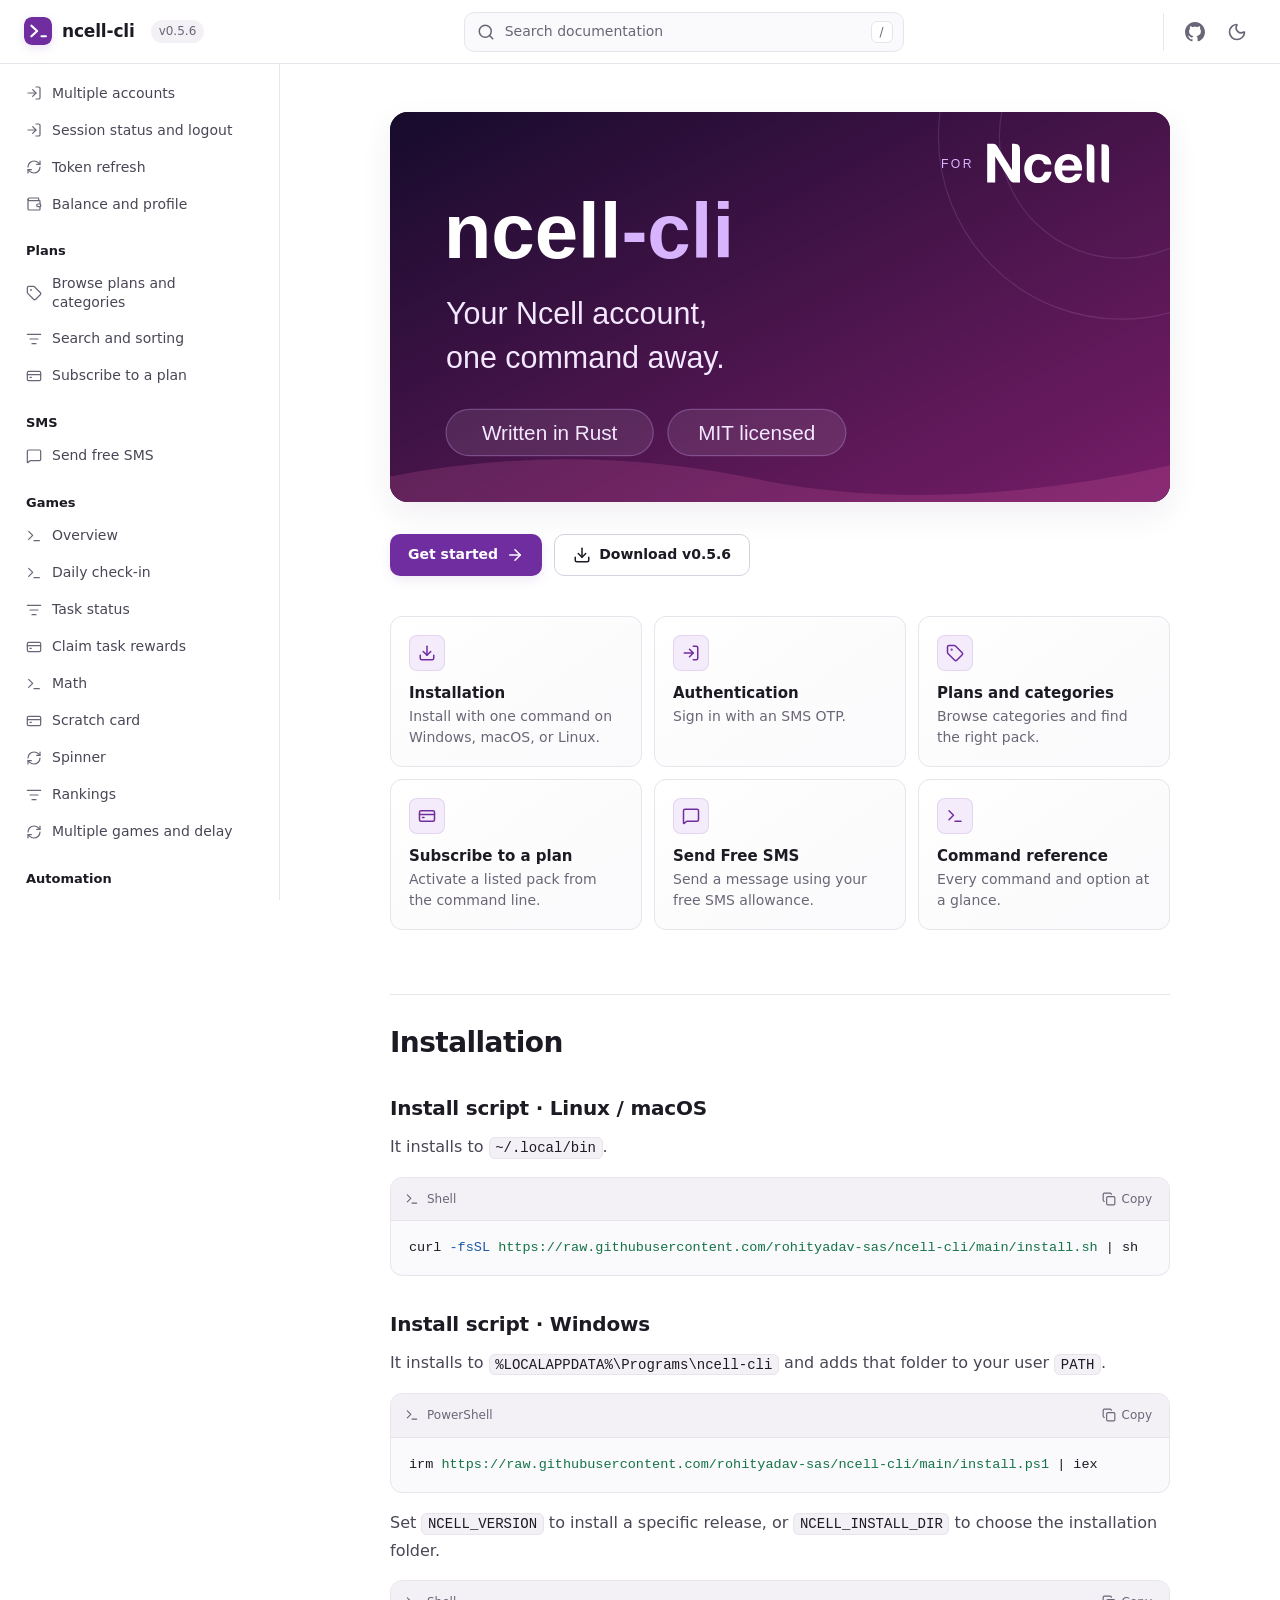
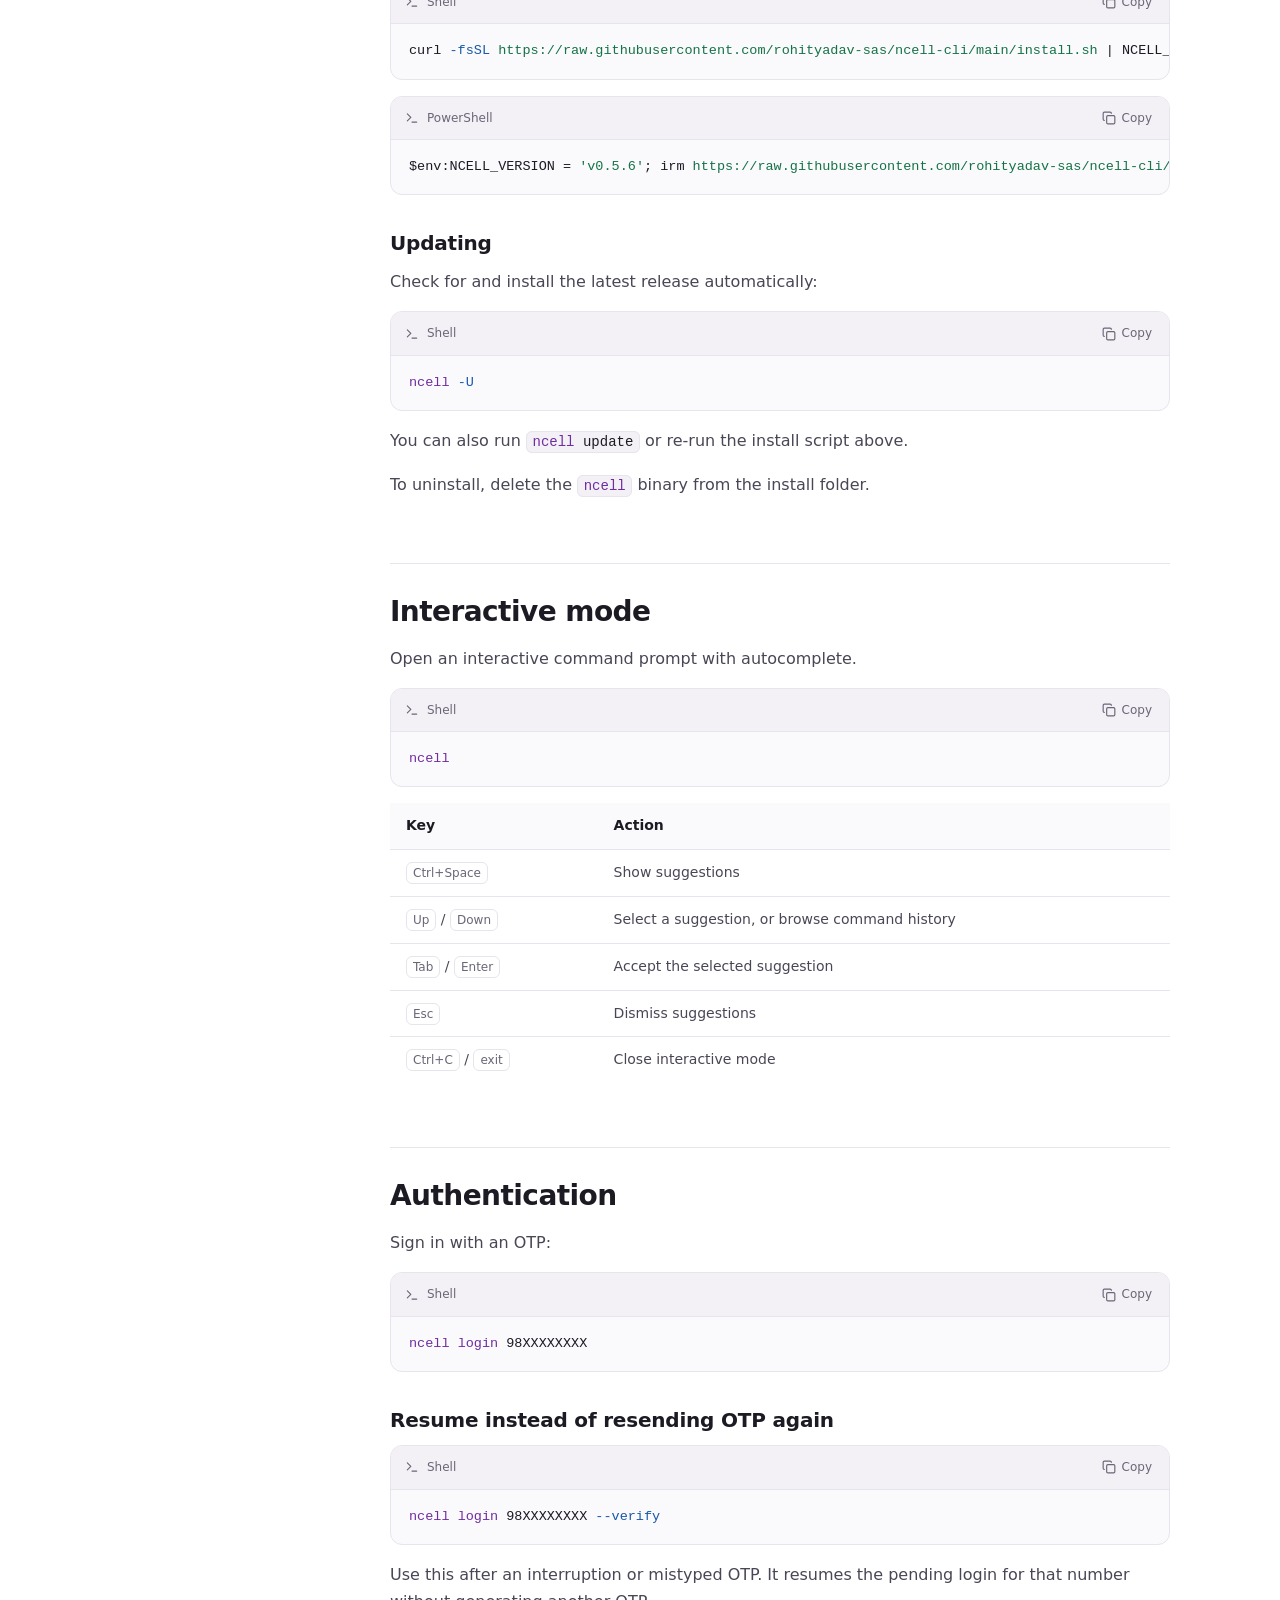
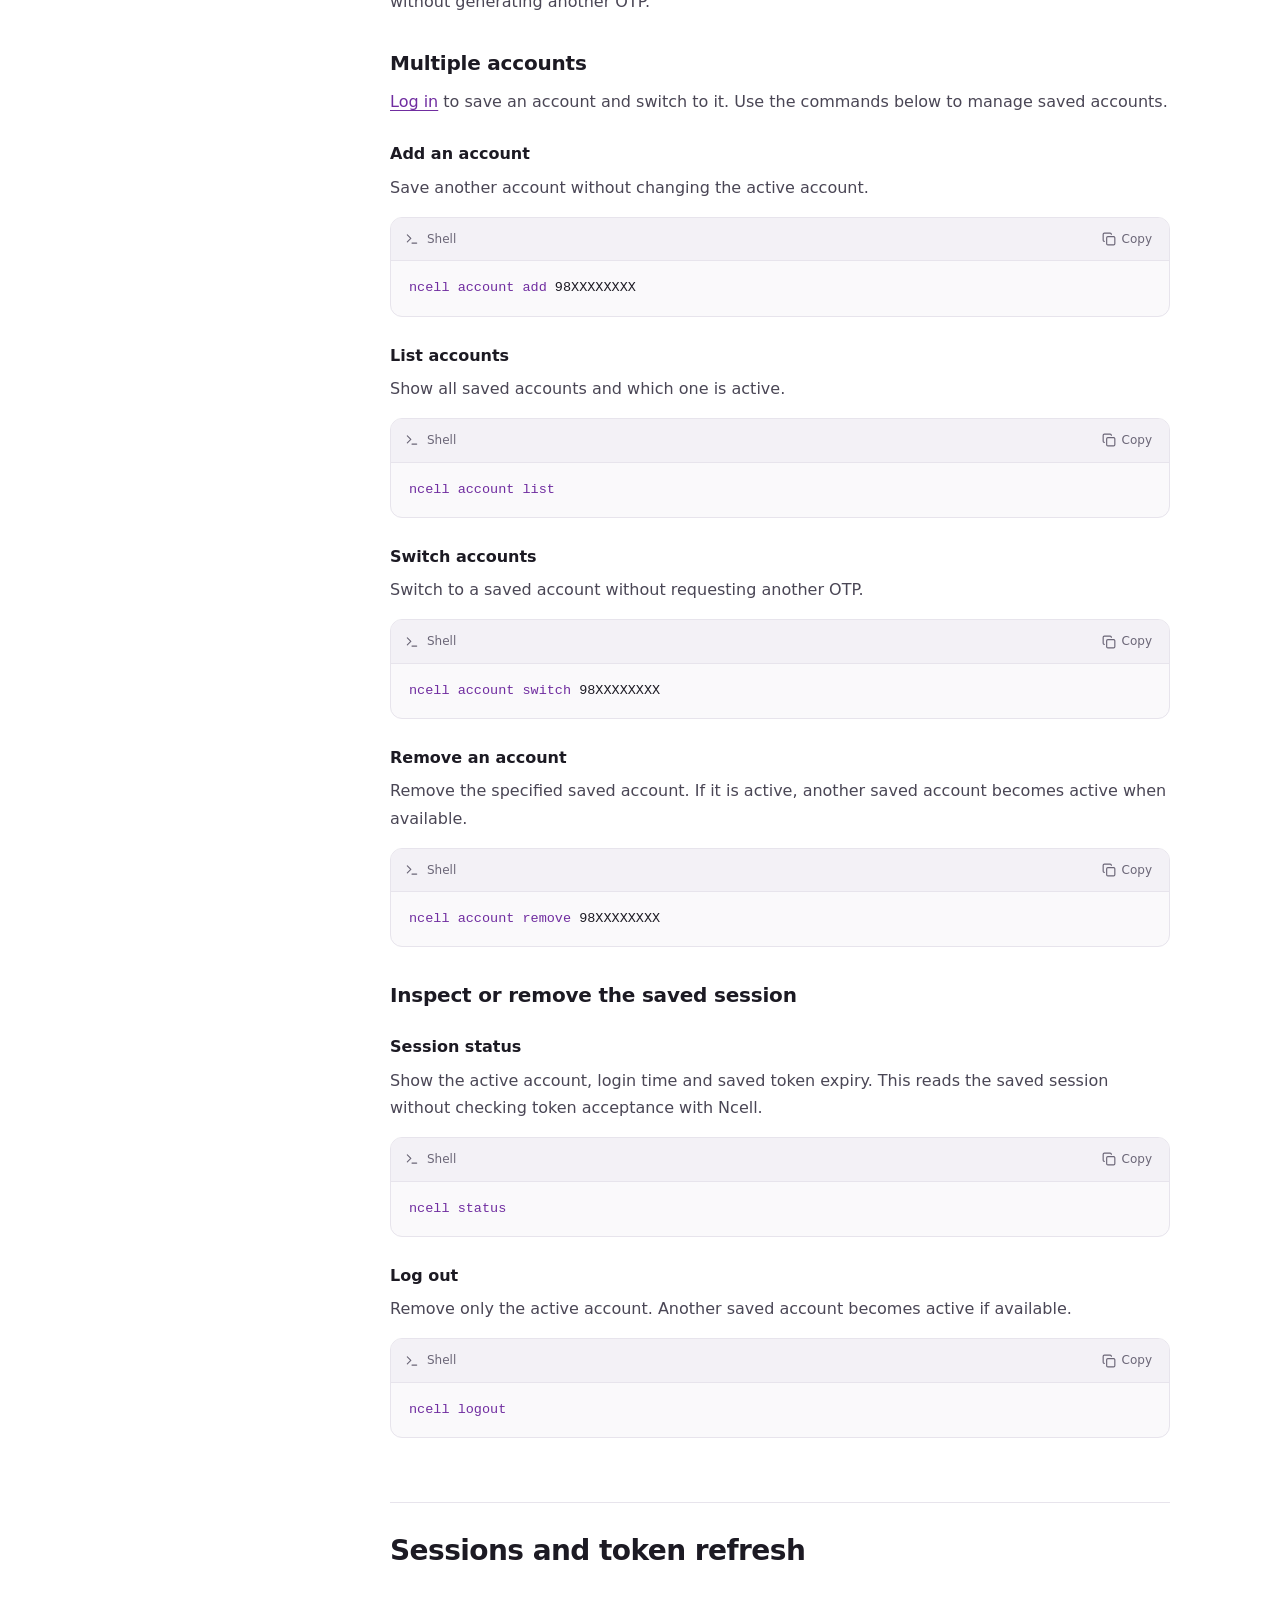
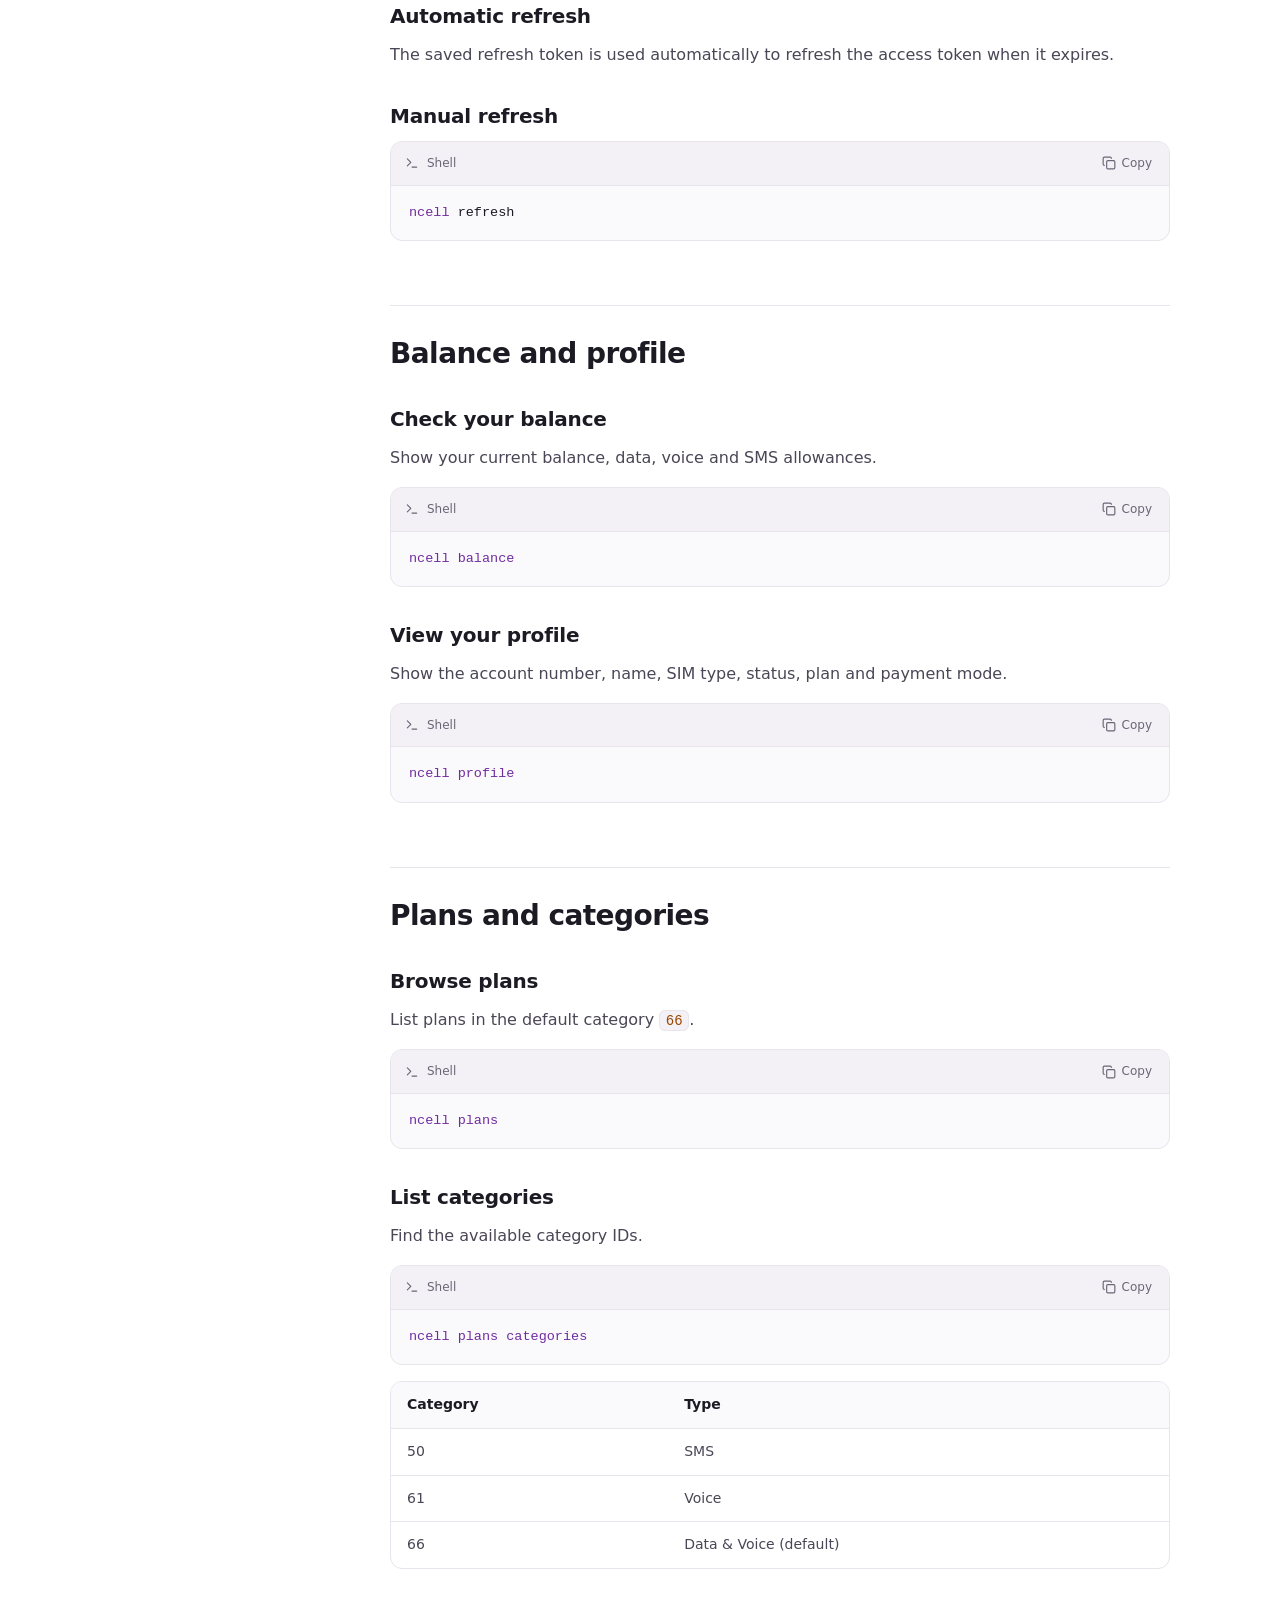
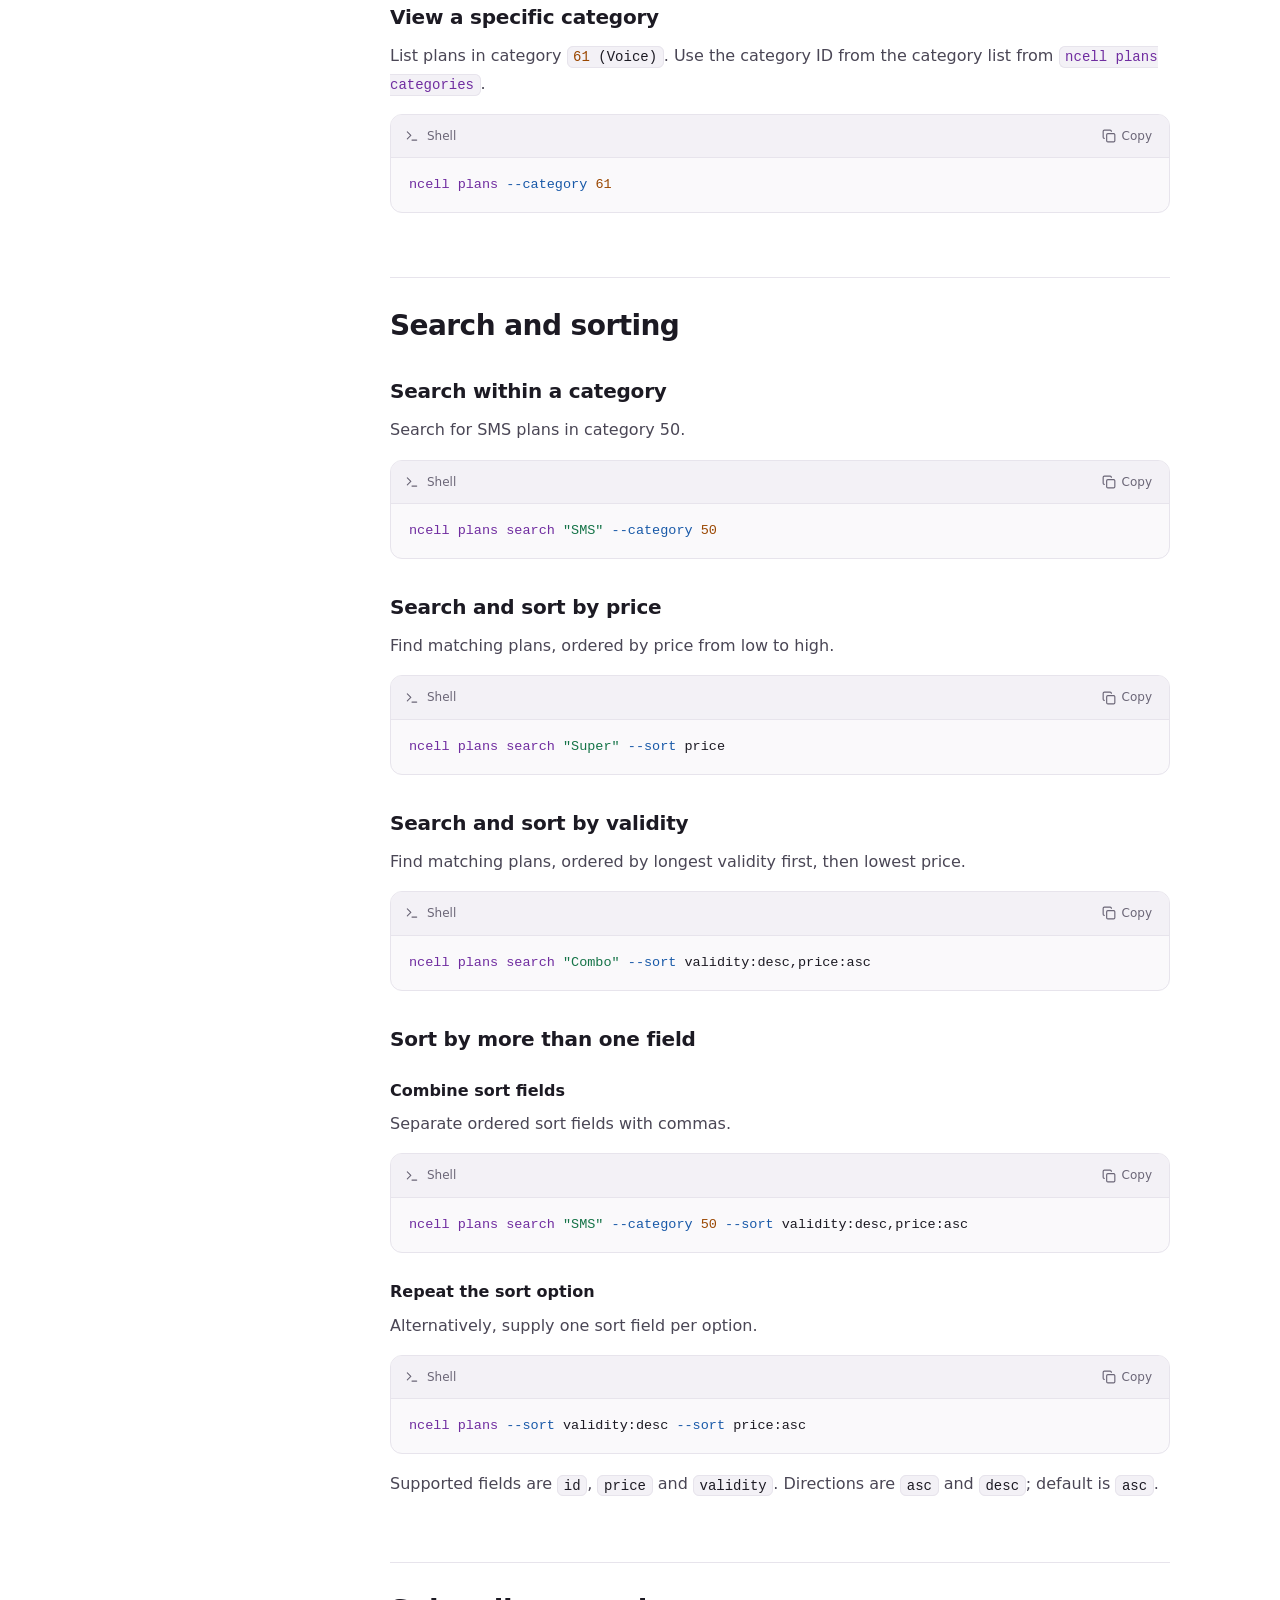
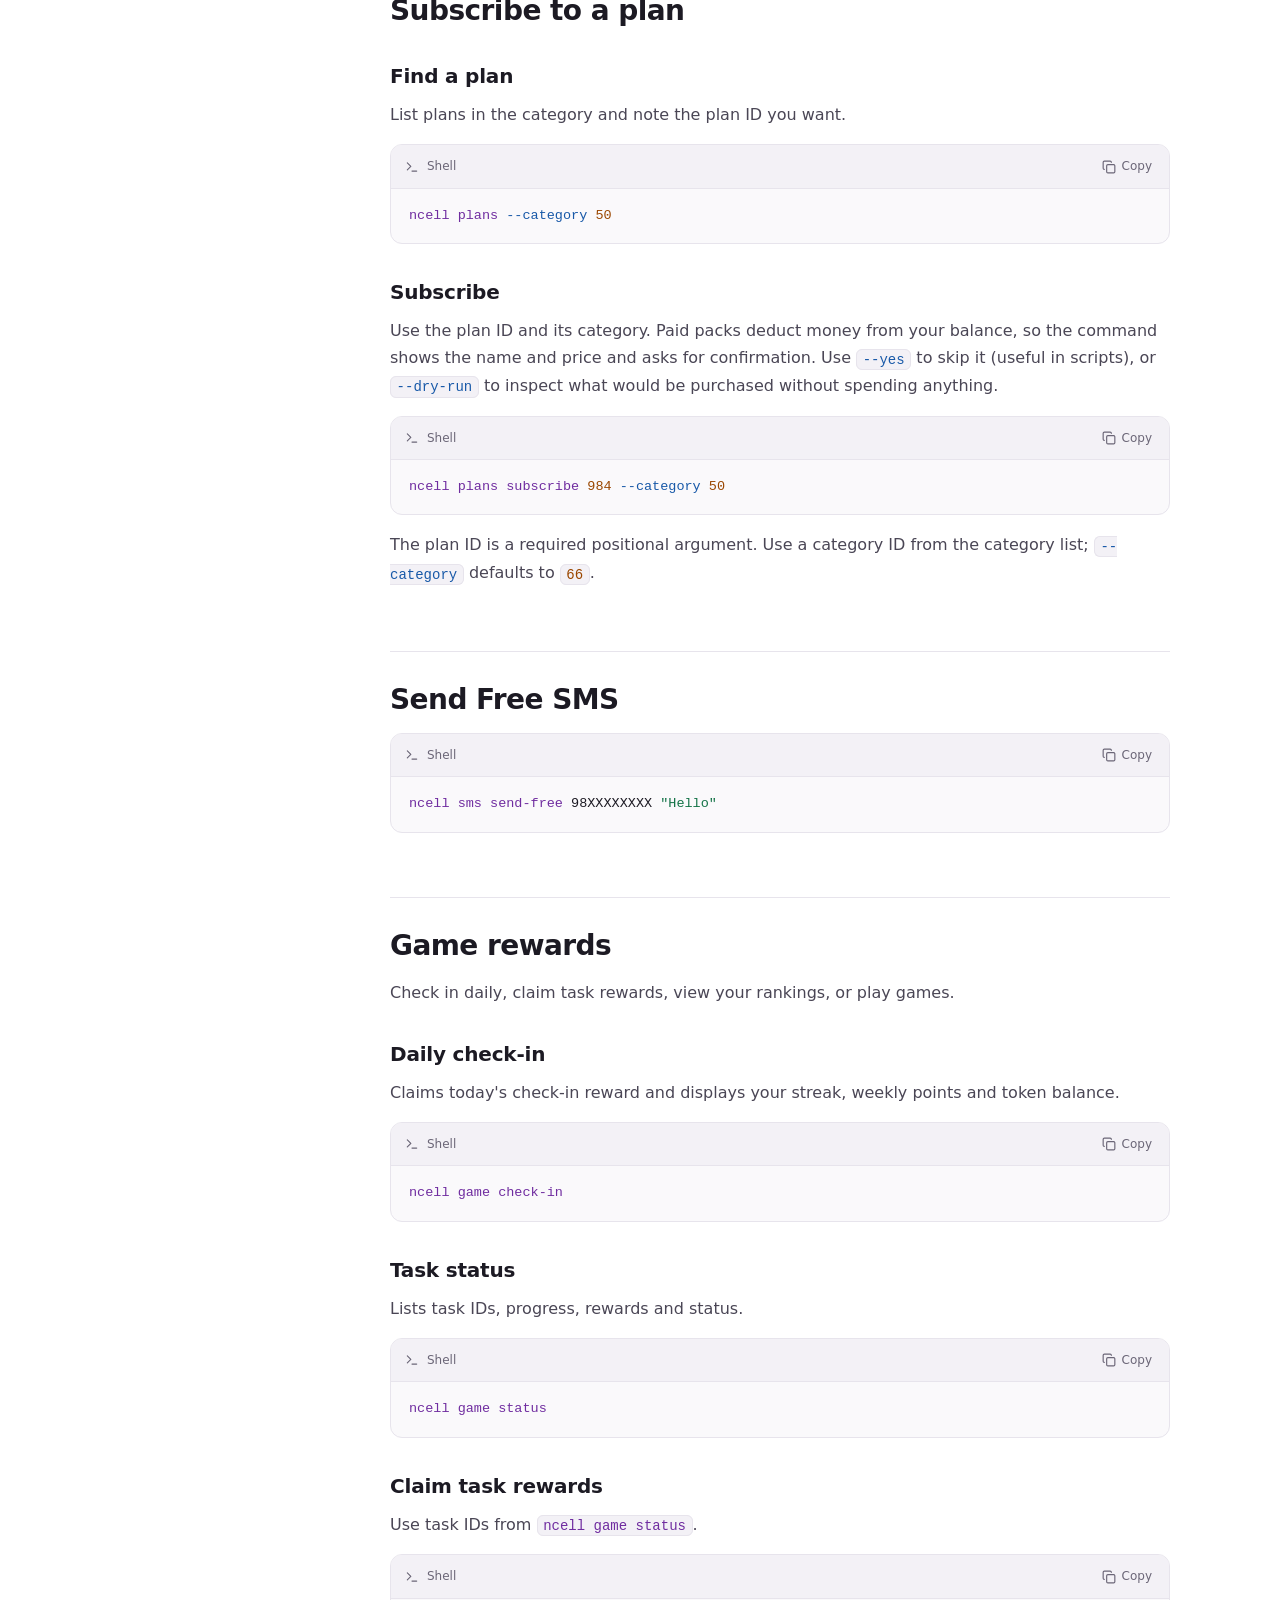
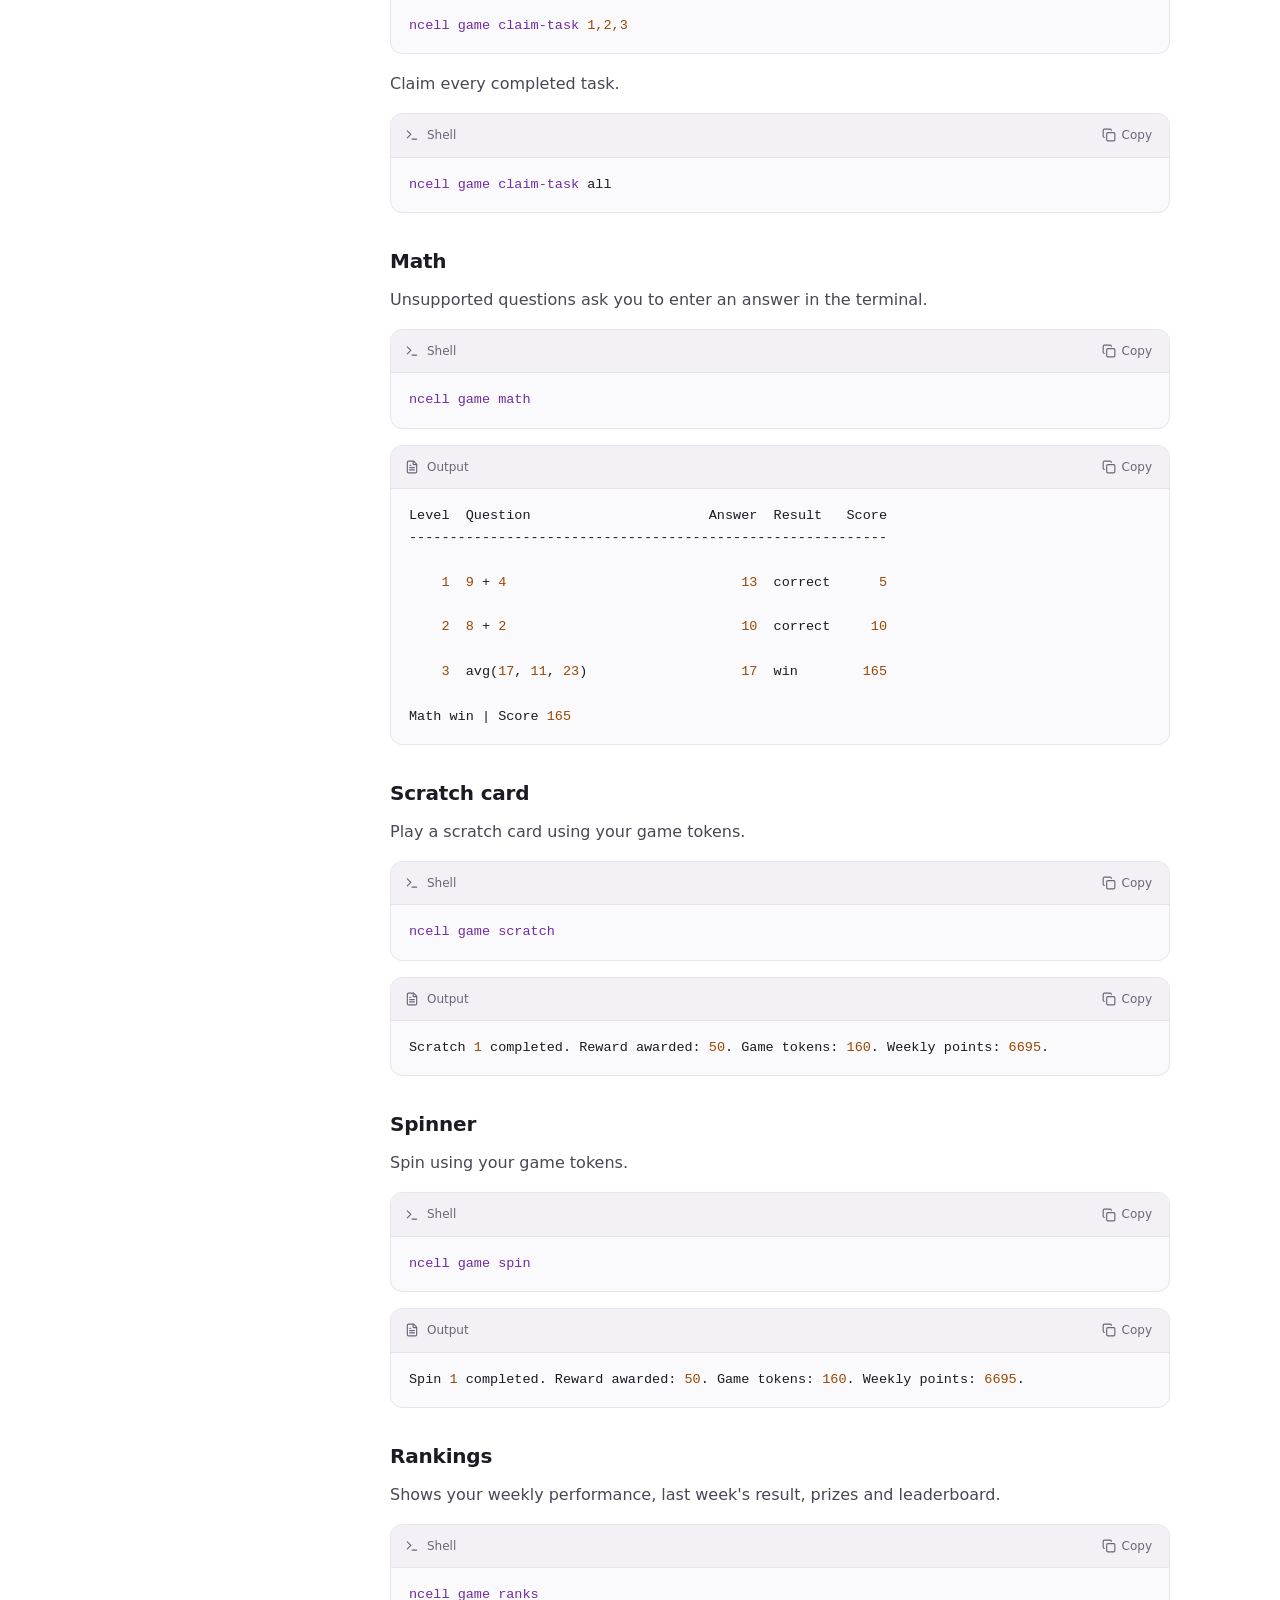
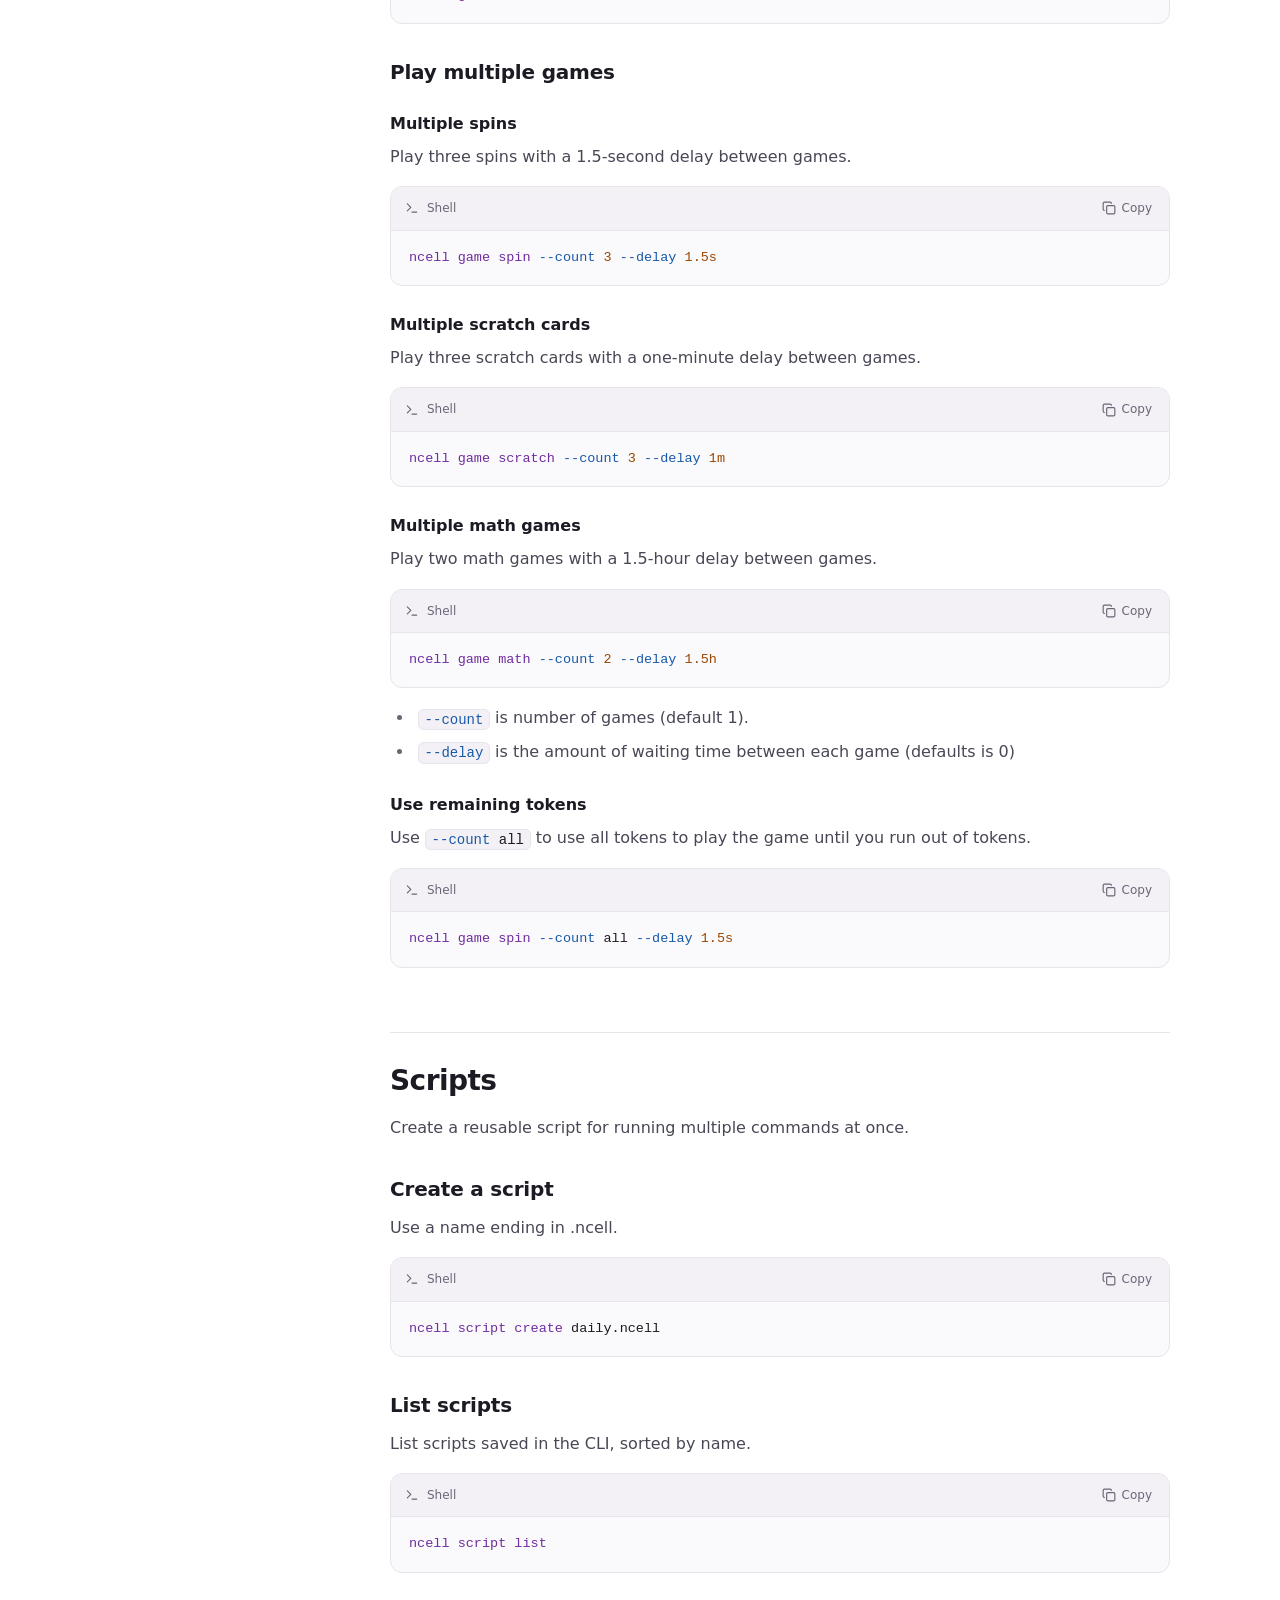
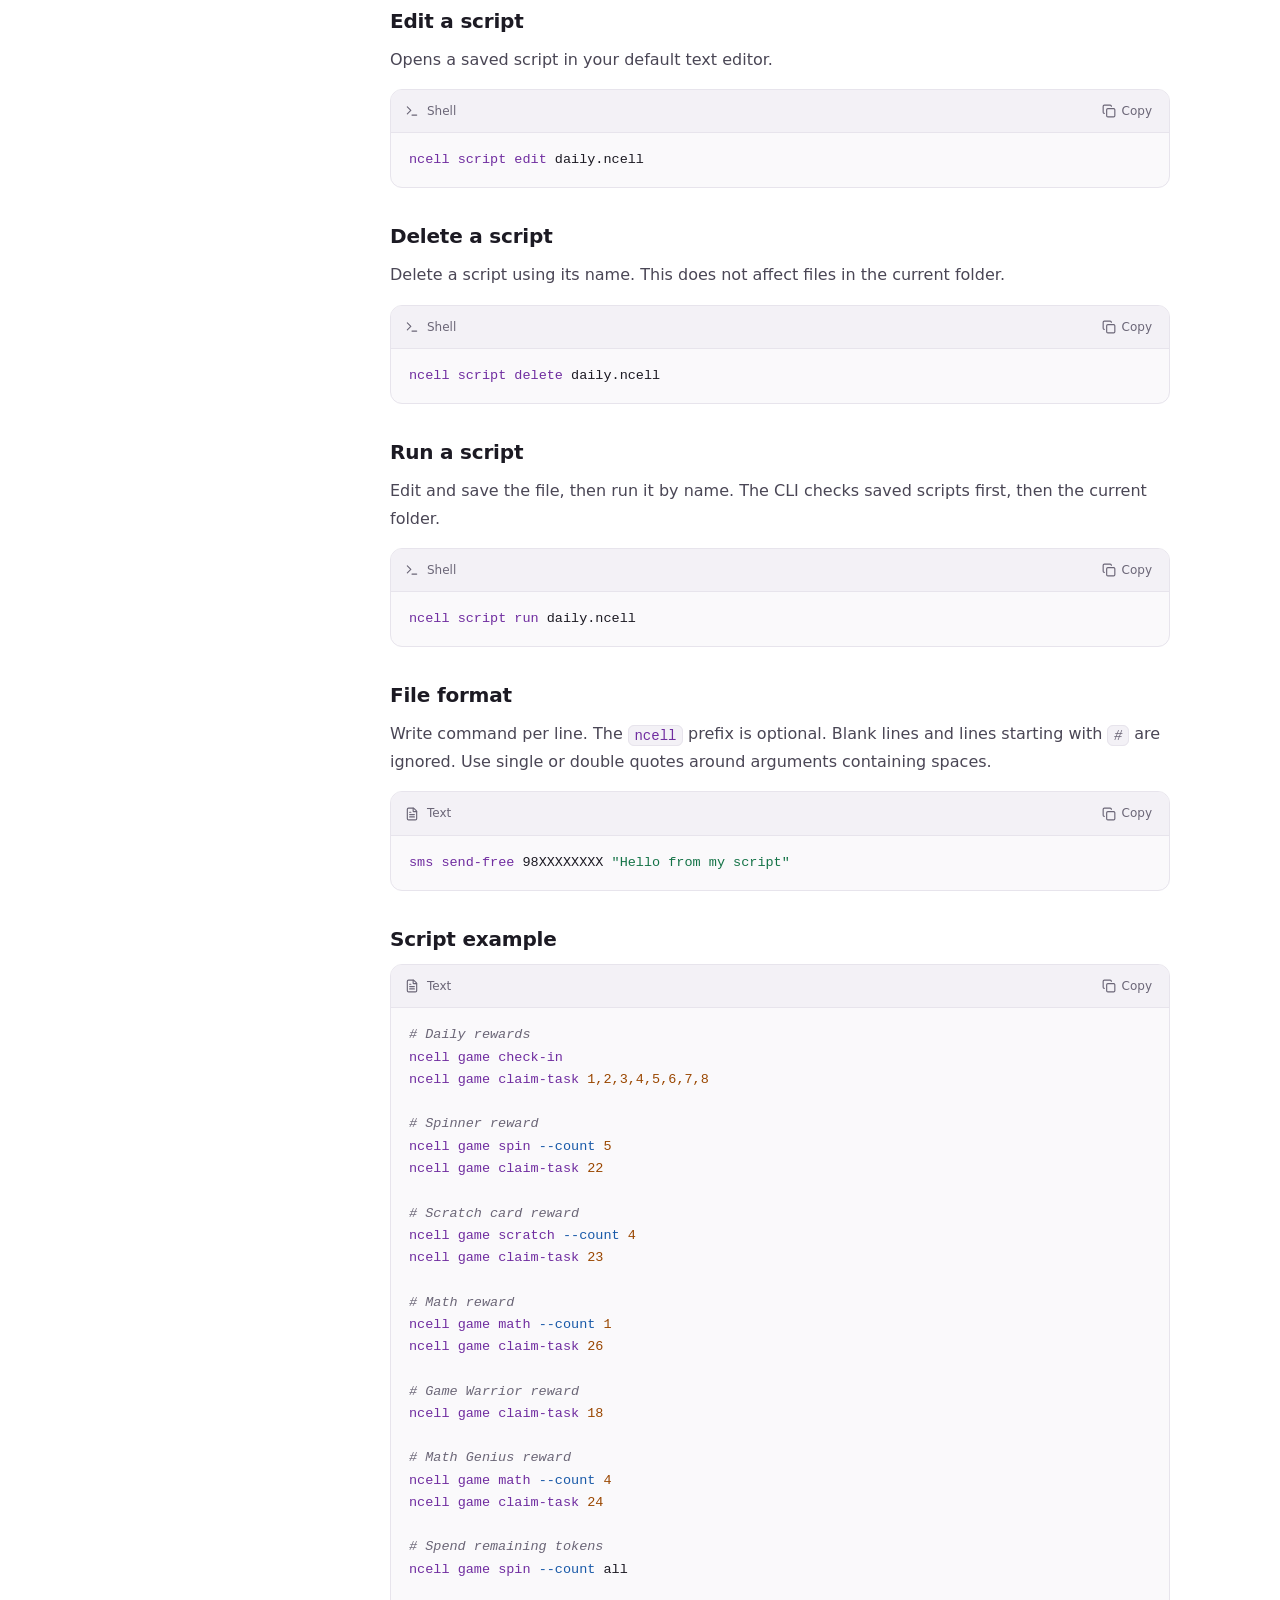
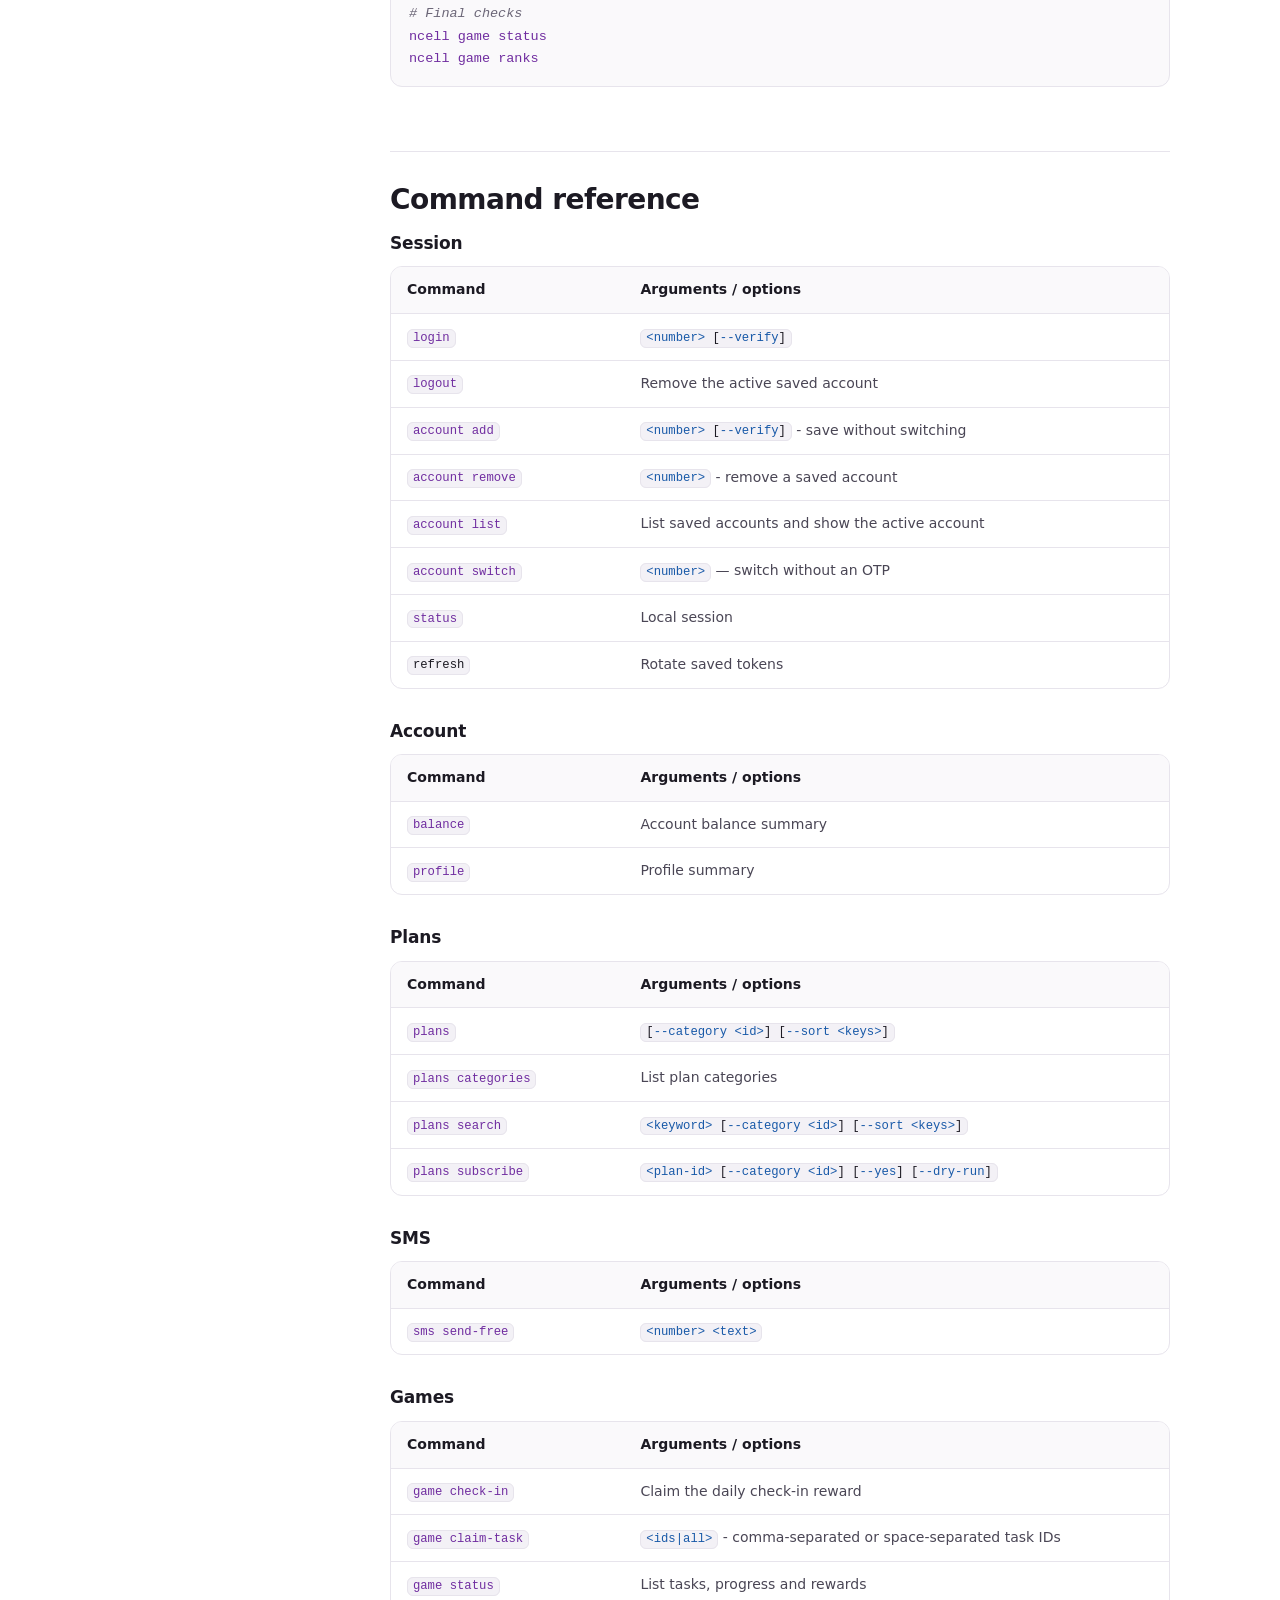
<file: docs/index.html>
<!doctype html>

<html lang="en">

<head>
    <meta charset="utf-8" />

    <meta name="google-site-verification" content="iUjYOaerDEvZI2TemzVn_7TjMXVgL9gNIheGC1Wcy9w" />

    <meta name="viewport" content="width=device-width, initial-scale=1" />

    <title>ncell-cli documentation</title>

    <meta name="description"
        content="Documentation for ncell-cli: install, sign in, query balances, search plans, subscribe and automate with JSON." />

    <meta name="theme-color" content="#ffffff" media="(prefers-color-scheme: light)" />

    <meta name="theme-color" content="#100e15" media="(prefers-color-scheme: dark)" />

    <link rel="icon" type="image/svg+xml" href="favicon.svg" />

    <script>
        (function () {
            var theme;

            try {
                theme = localStorage.getItem("ncell-docs-theme");
            } catch (e) { }

            if (theme !== "light" && theme !== "dark") {
                theme = matchMedia("(prefers-color-scheme: dark)").matches
                    ? "dark"
                    : "light";
            }

            document.documentElement.dataset.theme = theme;
        })();
    </script>

    <noscript>
        <style>
            .search-btn,
            .menu-btn,
            .theme-btn,
            .copy-btn {
                display: none !important;
            }

            @media (max-width: 900px) {
                #sidebar {
                    display: block;

                    position: static;

                    width: auto;

                    max-width: none;

                    border: 0;

                    box-shadow: none;
                }

                main {
                    padding-top: 16px;
                }
            }
        </style>
    </noscript>

    <link rel="stylesheet" href="style.css" />
</head>

<body>
    <!-- Icons: Lucide (ISC license) and GitHub mark from Octicons (MIT license), inlined as an SVG sprite. -->

    <svg width="0" height="0" style="position: absolute" aria-hidden="true" focusable="false">
        <symbol id="i-search" viewBox="0 0 24 24">
            <path d="m21 21-4.34-4.34" />

            <circle cx="11" cy="11" r="8" />
        </symbol>

        <symbol id="i-menu" viewBox="0 0 24 24">
            <path d="M4 5h16" />

            <path d="M4 12h16" />

            <path d="M4 19h16" />
        </symbol>

        <symbol id="i-sun" viewBox="0 0 24 24">
            <circle cx="12" cy="12" r="4" />

            <path d="M12 2v2" />

            <path d="M12 20v2" />

            <path d="m4.93 4.93 1.41 1.41" />

            <path d="m17.66 17.66 1.41 1.41" />

            <path d="M2 12h2" />

            <path d="M20 12h2" />

            <path d="m6.34 17.66-1.41 1.41" />

            <path d="m19.07 4.93-1.41 1.41" />
        </symbol>

        <symbol id="i-moon" viewBox="0 0 24 24">
            <path
                d="M20.985 12.486a9 9 0 1 1-9.473-9.472c.405-.022.617.46.402.803a6 6 0 0 0 8.268 8.268c.344-.215.825-.004.803.401" />
        </symbol>

        <symbol id="i-copy" viewBox="0 0 24 24">
            <rect width="14" height="14" x="8" y="8" rx="2" ry="2" />

            <path d="M4 16c-1.1 0-2-.9-2-2V4c0-1.1.9-2 2-2h10c1.1 0 2 .9 2 2" />
        </symbol>

        <symbol id="i-check" viewBox="0 0 24 24">
            <path d="M20 6 9 17l-5-5" />
        </symbol>

        <symbol id="i-terminal" viewBox="0 0 24 24">
            <path d="M12 19h8" />

            <path d="m4 17 6-6-6-6" />
        </symbol>

        <symbol id="i-info" viewBox="0 0 24 24">
            <circle cx="12" cy="12" r="10" />

            <path d="M12 16v-4" />

            <path d="M12 8h.01" />
        </symbol>

        <symbol id="i-triangle-alert" viewBox="0 0 24 24">
            <path d="m21.73 18-8-14a2 2 0 0 0-3.48 0l-8 14A2 2 0 0 0 4 21h16a2 2 0 0 0 1.73-3" />

            <path d="M12 9v4" />

            <path d="M12 17h.01" />
        </symbol>

        <symbol id="i-arrow-right" viewBox="0 0 24 24">
            <path d="M5 12h14" />

            <path d="m12 5 7 7-7 7" />
        </symbol>

        <symbol id="i-arrow-up" viewBox="0 0 24 24">
            <path d="m5 12 7-7 7 7" />

            <path d="M12 19V5" />
        </symbol>

        <symbol id="i-arrow-down" viewBox="0 0 24 24">
            <path d="M12 5v14" />

            <path d="m19 12-7 7-7-7" />
        </symbol>

        <symbol id="i-corner-down-left" viewBox="0 0 24 24">
            <path d="M20 4v7a4 4 0 0 1-4 4H4" />

            <path d="m9 10-5 5 5 5" />
        </symbol>

        <symbol id="i-hash" viewBox="0 0 24 24">
            <line x1="4" x2="20" y1="9" y2="9" />

            <line x1="4" x2="20" y1="15" y2="15" />

            <line x1="10" x2="8" y1="3" y2="21" />

            <line x1="16" x2="14" y1="3" y2="21" />
        </symbol>

        <symbol id="i-file-text" viewBox="0 0 24 24">
            <path
                d="M6 22a2 2 0 0 1-2-2V4a2 2 0 0 1 2-2h8a2.4 2.4 0 0 1 1.704.706l3.588 3.588A2.4 2.4 0 0 1 20 8v12a2 2 0 0 1-2 2z" />

            <path d="M14 2v5a1 1 0 0 0 1 1h5" />

            <path d="M10 9H8" />

            <path d="M16 13H8" />

            <path d="M16 17H8" />
        </symbol>

        <symbol id="i-book-open" viewBox="0 0 24 24">
            <path d="M12 5v16" />

            <path
                d="M20.001 19A2 2 0 0022 17V5a2 2 0 00-1.999-2L16 3.002A5 5 0 0012 5a5 5 0 00-4-2H4a2 2 0 00-2 2v12a2 2 0 001.999 2H8a5 5 0 014 2 5 5 0 014-2z" />
        </symbol>

        <symbol id="i-download" viewBox="0 0 24 24">
            <path d="M12 15V3" />

            <path d="M21 15v4a2 2 0 0 1-2 2H5a2 2 0 0 1-2-2v-4" />

            <path d="m7 10 5 5 5-5" />
        </symbol>

        <symbol id="i-log-in" viewBox="0 0 24 24">
            <path d="m10 17 5-5-5-5" />

            <path d="M15 12H3" />

            <path d="M15 3h4a2 2 0 0 1 2 2v14a2 2 0 0 1-2 2h-4" />
        </symbol>

        <symbol id="i-wallet" viewBox="0 0 24 24">
            <path
                d="M19 7V4a1 1 0 0 0-1-1H5a2 2 0 0 0 0 4h15a1 1 0 0 1 1 1v4h-3a2 2 0 0 0 0 4h3a1 1 0 0 0 1-1v-2a1 1 0 0 0-1-1" />

            <path d="M3 5v14a2 2 0 0 0 2 2h15a1 1 0 0 0 1-1v-4" />
        </symbol>

        <symbol id="i-tag" viewBox="0 0 24 24">
            <path
                d="M12.586 2.586A2 2 0 0 0 11.172 2H4a2 2 0 0 0-2 2v7.172a2 2 0 0 0 .586 1.414l8.704 8.704a2.426 2.426 0 0 0 3.42 0l6.58-6.58a2.426 2.426 0 0 0 0-3.42z" />

            <circle cx="7.5" cy="7.5" r=".5" fill="currentColor" />
        </symbol>

        <symbol id="i-list-filter" viewBox="0 0 24 24">
            <path d="M2 5h20" />

            <path d="M6 12h12" />

            <path d="M9 19h6" />
        </symbol>

        <symbol id="i-credit-card" viewBox="0 0 24 24">
            <rect width="20" height="14" x="2" y="5" rx="2" />

            <line x1="2" x2="22" y1="10" y2="10" />

            <path d="M6 14h2" />
        </symbol>

        <symbol id="i-message-square" viewBox="0 0 24 24">
            <path
                d="M22 17a2 2 0 0 1-2 2H6.828a2 2 0 0 0-1.414.586l-2.202 2.202A.71.71 0 0 1 2 21.286V5a2 2 0 0 1 2-2h16a2 2 0 0 1 2 2z" />
        </symbol>

        <symbol id="i-braces" viewBox="0 0 24 24">
            <path d="M8 3H7a2 2 0 0 0-2 2v5a2 2 0 0 1-2 2 2 2 0 0 1 2 2v5c0 1.1.9 2 2 2h1" />

            <path d="M16 21h1a2 2 0 0 0 2-2v-5c0-1.1.9-2 2-2a2 2 0 0 1-2-2V5a2 2 0 0 0-2-2h-1" />
        </symbol>

        <symbol id="i-refresh-cw" viewBox="0 0 24 24">
            <path d="M3 12a9 9 0 0 1 9-9 9.75 9.75 0 0 1 6.74 2.74L21 8" />

            <path d="M21 3v5h-5" />

            <path d="M21 12a9 9 0 0 1-9 9 9.75 9.75 0 0 1-6.74-2.74L3 16" />

            <path d="M8 16H3v5" />
        </symbol>

        <symbol id="i-upload" viewBox="0 0 24 24">
            <path d="M12 3v12" />

            <path d="m17 8-5-5-5 5" />

            <path d="M21 15v4a2 2 0 0 1-2 2H5a2 2 0 0 1-2-2v-4" />
        </symbol>

        <symbol id="i-wrench" viewBox="0 0 24 24">
            <path
                d="M14.7 6.3a1 1 0 0 0 0 1.4l1.6 1.6a1 1 0 0 0 1.4 0l3.106-3.105c.32-.322.863-.22.983.218a6 6 0 0 1-8.259 7.057l-7.91 7.91a1 1 0 0 1-2.999-3l7.91-7.91a6 6 0 0 1 7.057-8.259c.438.12.54.662.219.984z" />
        </symbol>

        <symbol id="i-globe" viewBox="0 0 24 24">
            <circle cx="12" cy="12" r="10" />

            <path d="M12 2a14.5 14.5 0 0 0 0 20 14.5 14.5 0 0 0 0-20" />

            <path d="M2 12h20" />
        </symbol>

        <symbol id="i-code-xml" viewBox="0 0 24 24">
            <path d="m18 16 4-4-4-4" />

            <path d="m6 8-4 4 4 4" />

            <path d="m14.5 4-5 16" />
        </symbol>

        <symbol id="i-shield-check" viewBox="0 0 24 24">
            <path
                d="M20 13c0 5-3.5 7.5-7.66 8.95a1 1 0 0 1-.67-.01C7.5 20.5 4 18 4 13V6a1 1 0 0 1 1-1c2 0 4.5-1.2 6.24-2.72a1.17 1.17 0 0 1 1.52 0C14.51 3.81 17 5 19 5a1 1 0 0 1 1 1z" />

            <path d="m9 12 2 2 4-4" />
        </symbol>

        <symbol id="i-smartphone" viewBox="0 0 24 24">
            <rect width="14" height="20" x="5" y="2" rx="2" ry="2" />

            <path d="M12 18h.01" />
        </symbol>

        <symbol id="i-table-2" viewBox="0 0 24 24">
            <path d="M3 9h18" />

            <path d="M9 3v18" />

            <rect x="3" y="3" width="18" height="18" rx="2" />
        </symbol>

        <symbol id="i-github" viewBox="0 0 16 16">
            <path
                d="M6.766 11.328c-2.063-.25-3.516-1.734-3.516-3.656 0-.781.281-1.625.75-2.188-.203-.515-.172-1.609.063-2.062.625-.078 1.468.25 1.968.703.594-.187 1.219-.281 1.985-.281.765 0 1.39.094 1.953.265.484-.437 1.344-.765 1.969-.687.218.422.25 1.515.046 2.047.5.593.766 1.39.766 2.203 0 1.922-1.453 3.375-3.547 3.64.531.344.89 1.094.89 1.954v1.625c0 .468.391.734.86.547C13.781 14.359 16 11.53 16 8.03 16 3.61 12.406 0 7.984 0 3.563 0 0 3.61 0 8.031a7.88 7.88 0 0 0 5.172 7.422c.422.156.828-.125.828-.547v-1.25c-.219.094-.5.156-.75.156-1.031 0-1.64-.562-2.078-1.609-.172-.422-.36-.672-.719-.719-.187-.015-.25-.093-.25-.187 0-.188.313-.328.625-.328.453 0 .844.281 1.25.86.313.452.64.655 1.031.655s.641-.14 1-.5c.266-.265.47-.5.657-.656" />
        </symbol>
    </svg>

    <a class="skip" href="#content">Skip to content</a>

    <header class="header">
        <div class="header-inner">
            <button id="menu-btn" class="icon-btn menu-btn" type="button" aria-label="Toggle navigation"
                aria-expanded="false" aria-controls="sidebar">
                <svg class="ico" aria-hidden="true">
                    <use href="#i-menu" />
                </svg>
            </button>

            <a class="brand" href="#overview">
                <svg width="28" height="28" viewBox="0 0 64 64" aria-hidden="true">
                    <rect width="64" height="64" rx="16" fill="#702da0" />

                    <path d="m17 20 13 12-13 12m23 0h10" fill="none" stroke="#fff" stroke-width="5"
                        stroke-linecap="round" stroke-linejoin="round" />
                </svg>

                <span>ncell-cli</span>
            </a>

            <span class="version" data-package-version>v0.5.6</span>

            <div class="header-center">
                <button id="search-btn" class="search-btn" type="button" aria-label="Search documentation"
                    aria-keyshortcuts="/">
                    <svg class="ico" aria-hidden="true">
                        <use href="#i-search" />
                    </svg>

                    <span class="search-text">Search documentation</span>

                    <kbd>/</kbd>
                </button>
            </div>

            <div class="header-actions">
                <a class="icon-btn" href="https://github.com/rohityadav-sas/ncell-cli"
                    aria-label="ncell-cli on GitHub"><svg class="ico ico-fill" aria-hidden="true">
                        <use href="#i-github" />
                    </svg></a>

                <button id="theme-btn" class="icon-btn theme-btn" type="button" aria-label="Switch theme">
                    <svg class="ico icon-moon" aria-hidden="true">
                        <use href="#i-moon" />
                    </svg><svg class="ico icon-sun" aria-hidden="true">
                        <use href="#i-sun" />
                    </svg>
                </button>
            </div>
        </div>
    </header>

    <div id="scrim" class="scrim" hidden></div>

    <aside id="sidebar">
        <nav aria-label="Documentation">
            <p class="nav-title">Getting started</p>
            <a href="#overview"><svg class="ico" aria-hidden="true">
                    <use href="#i-book-open" />
                </svg><span>Overview</span></a>
            <a href="#installation"><svg class="ico" aria-hidden="true">
                    <use href="#i-download" />
                </svg><span>Installation</span></a>
            <a href="#interactive"><svg class="ico" aria-hidden="true">
                    <use href="#i-terminal" />
                </svg><span>Interactive mode</span></a>
            <p class="nav-title">Accounts</p>
            <a href="#login"><svg class="ico" aria-hidden="true">
                    <use href="#i-log-in" />
                </svg><span>Login and OTP</span></a>
            <a href="#login-accounts"><svg class="ico" aria-hidden="true">
                    <use href="#i-log-in" />
                </svg><span>Multiple accounts</span></a>
            <a href="#login-session"><svg class="ico" aria-hidden="true">
                    <use href="#i-log-in" />
                </svg><span>Session status and logout</span></a>
            <a href="#sessions"><svg class="ico" aria-hidden="true">
                    <use href="#i-refresh-cw" />
                </svg><span>Token refresh</span></a>
            <a href="#balance"><svg class="ico" aria-hidden="true">
                    <use href="#i-wallet" />
                </svg><span>Balance and profile</span></a>
            <p class="nav-title">Plans</p>
            <a href="#plans"><svg class="ico" aria-hidden="true">
                    <use href="#i-tag" />
                </svg><span>Browse plans and categories</span></a>
            <a href="#searching"><svg class="ico" aria-hidden="true">
                    <use href="#i-list-filter" />
                </svg><span>Search and sorting</span></a>
            <a href="#subscribe"><svg class="ico" aria-hidden="true">
                    <use href="#i-credit-card" />
                </svg><span>Subscribe to a plan</span></a>
            <p class="nav-title">SMS</p>
            <a href="#sms"><svg class="ico" aria-hidden="true">
                    <use href="#i-message-square" />
                </svg><span>Send free SMS</span></a>
            <p class="nav-title">Games</p>
            <a href="#games"><svg class="ico" aria-hidden="true">
                    <use href="#i-terminal" />
                </svg><span>Overview</span></a>
            <a href="#games-check-in"><svg class="ico" aria-hidden="true">
                    <use href="#i-terminal" />
                </svg><span>Daily check-in</span></a>
            <a href="#games-status"><svg class="ico" aria-hidden="true">
                    <use href="#i-list-filter" />
                </svg><span>Task status</span></a>
            <a href="#games-claim-task"><svg class="ico" aria-hidden="true">
                    <use href="#i-credit-card" />
                </svg><span>Claim task rewards</span></a>
            <a href="#games-math"><svg class="ico" aria-hidden="true">
                    <use href="#i-terminal" />
                </svg><span>Math</span></a>
            <a href="#games-scratch"><svg class="ico" aria-hidden="true">
                    <use href="#i-credit-card" />
                </svg><span>Scratch card</span></a>
            <a href="#games-spin"><svg class="ico" aria-hidden="true">
                    <use href="#i-refresh-cw" />
                </svg><span>Spinner</span></a>
            <a href="#games-ranks"><svg class="ico" aria-hidden="true">
                    <use href="#i-list-filter" />
                </svg><span>Rankings</span></a>
            <a href="#games-repeat"><svg class="ico" aria-hidden="true">
                    <use href="#i-refresh-cw" />
                </svg><span>Multiple games and delay</span></a>
            <p class="nav-title">Automation</p>
            <a href="#scripts"><svg class="ico" aria-hidden="true">
                    <use href="#i-terminal" />
                </svg><span>Scripts</span></a>
            <p class="nav-title">Reference</p>
            <a href="#commands"><svg class="ico" aria-hidden="true">
                    <use href="#i-terminal" />
                </svg><span>Command reference</span></a>
            <a href="#response-codes"><svg class="ico" aria-hidden="true">
                    <use href="#i-info" />
                </svg><span>Response codes</span></a>
        </nav>
    </aside>

    <main>
        <article id="content">
            <figure id="overview" class="doc-banner">
                <picture>
                    <source media="(max-width: 540px)" srcset="./assets/banner-mobile.svg" />

                    <img src="./assets/banner.svg" width="1200" height="360"
                        alt="ncell-cli — Your Ncell account, one command away. Written in Rust. For Ncell Nepal." />
                </picture>
            </figure>

            <div class="actions">
                <a class="btn btn-primary" href="#installation"><span>Get started</span><svg class="ico"
                        aria-hidden="true">
                        <use href="#i-arrow-right" />
                    </svg></a>

                <a class="btn btn-secondary download-btn"
                    href="https://github.com/rohityadav-sas/ncell-cli/releases/latest"><svg class="ico"
                        aria-hidden="true">
                        <use href="#i-download" />
                    </svg><span>Download
                        <span data-package-version>v0.5.6</span></span></a>
            </div>

            <nav class="cards" aria-label="Popular topics">
                <a class="card" href="#installation"><span class="icon-tile"><svg class="ico" aria-hidden="true">
                            <use href="#i-download" />
                        </svg></span><span><span class="card-title">Installation</span><span class="card-text">Install
                            with one command on Windows, macOS, or
                            Linux.</span></span></a>

                <a class="card" href="#login"><span class="icon-tile"><svg class="ico" aria-hidden="true">
                            <use href="#i-log-in" />
                        </svg></span><span><span class="card-title">Authentication</span><span class="card-text">Sign in
                            with an SMS OTP.</span></span></a>

                <a class="card" href="#plans"><span class="icon-tile"><svg class="ico" aria-hidden="true">
                            <use href="#i-tag" />
                        </svg></span><span><span class="card-title">Plans and categories</span><span
                            class="card-text">Browse categories and find the right
                            pack.</span></span></a>

                <a class="card" href="#subscribe"><span class="icon-tile"><svg class="ico" aria-hidden="true">
                            <use href="#i-credit-card" />
                        </svg></span><span><span class="card-title">Subscribe to a plan</span><span
                            class="card-text">Activate a listed pack from the command
                            line.</span></span></a>

                <a class="card" href="#sms"><span class="icon-tile"><svg class="ico" aria-hidden="true">
                            <use href="#i-message-square" />
                        </svg></span><span><span class="card-title">Send Free SMS</span><span class="card-text">Send a
                            message using your free SMS
                            allowance.</span></span></a>

                <a class="card" href="#commands"><span class="icon-tile"><svg class="ico" aria-hidden="true">
                            <use href="#i-terminal" />
                        </svg></span><span><span class="card-title">Command reference</span><span
                            class="card-text">Every command and option at a glance.</span></span></a>
            </nav>

            <h2 id="installation">Installation</h2>

            <h3 id="installation-script-unix">
                Install script · Linux / macOS
            </h3>
            <p>
                It installs to <code>~/.local/bin</code>.
            </p>
            <pre
                data-lang="Shell"><code>curl -fsSL https://raw.githubusercontent.com/rohityadav-sas/ncell-cli/main/install.sh | sh</code></pre>

            <h3 id="installation-script-windows">
                Install script · Windows
            </h3>
            <p>
                It installs to <code>%LOCALAPPDATA%\Programs\ncell-cli</code> and adds that folder to your user
                <code>PATH</code>.
            </p>
            <pre
                data-lang="PowerShell"><code>irm https://raw.githubusercontent.com/rohityadav-sas/ncell-cli/main/install.ps1 | iex</code></pre>



            <p>
                Set <code>NCELL_VERSION</code> to install a specific
                release, or <code>NCELL_INSTALL_DIR</code> to choose the installation
                folder. </p>

            <pre
                data-lang="Shell"><code>curl -fsSL https://raw.githubusercontent.com/rohityadav-sas/ncell-cli/main/install.sh | NCELL_VERSION=v0.5.6 sh</code></pre>

            <pre
                data-lang="PowerShell"><code>$env:NCELL_VERSION = 'v0.5.6'; irm https://raw.githubusercontent.com/rohityadav-sas/ncell-cli/main/install.ps1 | iex</code></pre>

            <h3>Updating</h3>
            <p>
                Check for and install the latest release automatically:
            </p>
            <pre data-lang="Shell"><code>ncell -U</code></pre>
            <p>
                You can also run <code>ncell update</code> or re-run the install script above.
            </p>

            <p>
                To uninstall, delete the <code>ncell</code> binary from the
                install folder.
            </p>

            <h2 id="interactive">Interactive mode</h2>
            <p>Open an interactive command prompt with autocomplete.</p>
            <pre data-lang="Shell"><code>ncell</code></pre>
            <table>
                <thead>
                    <tr>
                        <th>Key</th>
                        <th>Action</th>
                    </tr>
                </thead>
                <tbody>
                    <tr>
                        <td><kbd>Ctrl+Space</kbd></td>
                        <td>Show suggestions</td>
                    </tr>
                    <tr>
                        <td><kbd>Up</kbd> / <kbd>Down</kbd></td>
                        <td>
                            Select a suggestion, or browse command history
                        </td>
                    </tr>
                    <tr>
                        <td><kbd>Tab</kbd> / <kbd>Enter</kbd></td>
                        <td>Accept the selected suggestion</td>
                    </tr>
                    <tr>
                        <td><kbd>Esc</kbd></td>
                        <td>Dismiss suggestions</td>
                    </tr>
                    <tr>
                        <td><kbd>Ctrl+C</kbd> / <kbd>exit</kbd></td>
                        <td>Close interactive mode</td>
                    </tr>
                </tbody>
            </table>

            <h2 id="login">Authentication</h2>

            <p>Sign in with an OTP:</p>

            <pre data-lang="Shell"><code>ncell login 98XXXXXXXX</code></pre>

            <h3 id="login-verify">Resume instead of resending OTP again</h3>

            <pre data-lang="Shell"><code>ncell login 98XXXXXXXX --verify</code></pre>

            <p>
                Use this after an interruption or mistyped OTP. It resumes
                the pending login for that number without generating another
                OTP.
            </p>

            <h3 id="login-accounts">Multiple accounts</h3>
            <p>
                <a href="#login">Log in</a> to save an account and switch to
                it. Use the commands below to manage saved accounts.
            </p>
            <h4>Add an account</h4>
            <p>Save another account without changing the active account.</p>
            <pre data-lang="Shell"><code>ncell account add 98XXXXXXXX</code></pre>

            <h4>List accounts</h4>
            <p>Show all saved accounts and which one is active.</p>
            <pre data-lang="Shell"><code>ncell account list</code></pre>

            <h4>Switch accounts</h4>
            <p>Switch to a saved account without requesting another OTP.</p>
            <pre data-lang="Shell"><code>ncell account switch 98XXXXXXXX</code></pre>

            <h4>Remove an account</h4>
            <p>
                Remove the specified saved account. If it is active, another
                saved account becomes active when available.
            </p>
            <pre data-lang="Shell"><code>ncell account remove 98XXXXXXXX</code></pre>

            <h3 id="login-session">Inspect or remove the saved session</h3>
            <h4>Session status</h4>
            <p>
                Show the active account, login time and saved token expiry.
                This reads the saved session without checking token
                acceptance with Ncell.
            </p>
            <pre data-lang="Shell"><code>ncell status</code></pre>

            <h4>Log out</h4>
            <p>
                Remove only the active account. Another saved account
                becomes active if available.
            </p>
            <pre data-lang="Shell"><code>ncell logout</code></pre>

            <h2 id="sessions">Sessions and token refresh</h2>

            <h3 id="sessions-auto">Automatic refresh</h3>
            <p>
                The saved refresh token is used automatically to refresh the
                access token when it expires.
            </p>

            <h3 id="sessions-manual">Manual refresh</h3>

            <pre data-lang="Shell"><code>ncell refresh</code></pre>

            <h2 id="balance">Balance and profile</h2>
            <h3>Check your balance</h3>
            <p>
                Show your current balance, data, voice and SMS allowances.
            </p>
            <pre data-lang="Shell"><code>ncell balance</code></pre>

            <h3>View your profile</h3>
            <p>
                Show the account number, name, SIM type, status, plan and
                payment mode.
            </p>
            <pre data-lang="Shell"><code>ncell profile</code></pre>

            <h2 id="plans">Plans and categories</h2>

            <h3>Browse plans</h3>
            <p>List plans in the default category <code>66</code>.</p>
            <pre data-lang="Shell"><code>ncell plans</code></pre>

            <h3>List categories</h3>
            <p>Find the available category IDs.</p>
            <pre data-lang="Shell"><code>ncell plans categories</code></pre>

            <div class="table-wrap">
                <table>
                    <thead>
                        <tr>
                            <th>Category</th>

                            <th>Type</th>
                        </tr>
                    </thead>

                    <tbody>
                        <tr>
                            <td>50</td>

                            <td>SMS</td>
                        </tr>

                        <tr>
                            <td>61</td>

                            <td>Voice</td>
                        </tr>

                        <tr>
                            <td>66</td>

                            <td>Data &amp; Voice (default)</td>
                        </tr>
                    </tbody>
                </table>
            </div>

            <h3>View a specific category</h3>
            <p>
                List plans in category <code>61 (Voice)</code>. Use the
                category ID from the category list from
                <code>ncell plans categories</code>.
            </p>
            <pre data-lang="Shell"><code>ncell plans --category 61</code></pre>

            <h2 id="searching">Search and sorting</h2>
            <h3>Search within a category</h3>
            <p>Search for SMS plans in category 50.</p>
            <pre data-lang="Shell"><code>ncell plans search "SMS" --category 50</code></pre>

            <h3>Search and sort by price</h3>
            <p>Find matching plans, ordered by price from low to high.</p>
            <pre data-lang="Shell"><code>ncell plans search "Super" --sort price</code></pre>

            <h3>Search and sort by validity</h3>
            <p>
                Find matching plans, ordered by longest validity first, then
                lowest price.
            </p>
            <pre data-lang="Shell"><code>ncell plans search "Combo" --sort validity:desc,price:asc</code></pre>

            <h3 id="searching-sort">Sort by more than one field</h3>

            <h4>Combine sort fields</h4>
            <p>Separate ordered sort fields with commas.</p>
            <pre
                data-lang="Shell"><code>ncell plans search "SMS" --category 50 --sort validity:desc,price:asc</code></pre>

            <h4>Repeat the sort option</h4>
            <p>Alternatively, supply one sort field per option.</p>
            <pre data-lang="Shell"><code>ncell plans --sort validity:desc --sort price:asc</code></pre>

            <p>
                Supported fields are <code>id</code>, <code>price</code> and

                <code>validity</code>. Directions are <code>asc</code> and

                <code>desc</code>; default is <code>asc</code>.
            </p>

            <h2 id="subscribe">Subscribe to a plan</h2>
            <h3>Find a plan</h3>
            <p>List plans in the category and note the plan ID you want.</p>
            <pre data-lang="Shell"><code>ncell plans --category 50</code></pre>

            <h3>Subscribe</h3>
            <p>
                Use the plan ID and its category. Paid packs deduct money
                from your balance, so the command shows the name and price
                and asks for confirmation. Use <code>--yes</code> to skip it
                (useful in scripts), or <code>--dry-run</code> to inspect what
                would be purchased without spending anything.
            </p>
            <pre data-lang="Shell"><code>ncell plans subscribe 984 --category 50</code></pre>

            <p>
                The plan ID is a required positional argument. Use a
                category ID from the category list;
                <code>--category</code> defaults to <code>66</code>.
            </p>

            <h2 id="sms">Send Free SMS</h2>

            <pre data-lang="Shell"><code>ncell sms send-free 98XXXXXXXX "Hello"</code></pre>

            <h2 id="games">Game rewards</h2>

            <p>
                Check in daily, claim task rewards, view your rankings, or
                play games.
            </p>

            <h3 id="games-check-in">Daily check-in</h3>
            <p>
                Claims today's check-in reward and displays your streak,
                weekly points and token balance.
            </p>
            <pre data-lang="Shell"><code>ncell game check-in</code></pre>

            <h3 id="games-status">Task status</h3>
            <p>Lists task IDs, progress, rewards and status.</p>
            <pre data-lang="Shell"><code>ncell game status</code></pre>

            <h3 id="games-claim-task">Claim task rewards</h3>
            <p>Use task IDs from <code>ncell game status</code>.</p>
            <pre data-lang="Shell"><code>ncell game claim-task 1,2,3</code></pre>

            <p>Claim every completed task.</p>
            <pre data-lang="Shell"><code>ncell game claim-task all</code></pre>

            <h3 id="games-math">Math</h3>
            <p>
                Unsupported questions ask you to enter an answer in the
                terminal.
            </p>
            <pre data-lang="Shell"><code>ncell game math</code></pre>

            <pre data-lang="Output"><code>Level  Question                      Answer  Result   Score
-----------------------------------------------------------

    1  9 + 4                             13  correct      5

    2  8 + 2                             10  correct     10

    3  avg(17, 11, 23)                   17  win        165

Math win | Score 165</code></pre>

            <h3 id="games-scratch">Scratch card</h3>
            <p>Play a scratch card using your game tokens.</p>
            <pre data-lang="Shell"><code>ncell game scratch</code></pre>

            <pre
                data-lang="Output"><code>Scratch 1 completed. Reward awarded: 50. Game tokens: 160. Weekly points: 6695.</code></pre>

            <h3 id="games-spin">Spinner</h3>
            <p>Spin using your game tokens.</p>

            <pre data-lang="Shell"><code>ncell game spin</code></pre>

            <pre
                data-lang="Output"><code>Spin 1 completed. Reward awarded: 50. Game tokens: 160. Weekly points: 6695.</code></pre>

            <h3 id="games-ranks">Rankings</h3>
            <p>
                Shows your weekly performance, last week&#x27;s result,
                prizes and leaderboard.
            </p>

            <pre data-lang="Shell"><code>ncell game ranks</code></pre>

            <h3 id="games-repeat">Play multiple games</h3>

            <h4>Multiple spins</h4>
            <p>Play three spins with a 1.5-second delay between games.</p>
            <pre data-lang="Shell"><code>ncell game spin --count 3 --delay 1.5s</code></pre>

            <h4>Multiple scratch cards</h4>
            <p>
                Play three scratch cards with a one-minute delay between
                games.
            </p>
            <pre data-lang="Shell"><code>ncell game scratch --count 3 --delay 1m</code></pre>

            <h4>Multiple math games</h4>
            <p>Play two math games with a 1.5-hour delay between games.</p>
            <pre data-lang="Shell"><code>ncell game math --count 2 --delay 1.5h</code></pre>

            <ul>
                <li>
                    <code>--count</code> is number of games (default 1).
                </li>

                <li>
                    <code>--delay</code> is the amount of waiting time
                    between each game (defaults is 0)
                </li>
            </ul>

            <h4 id="scripts-games">Use remaining tokens</h4>
            <p>
                Use <code>--count all</code> to use all tokens to play the
                game until you run out of tokens.
            </p>
            <pre data-lang="Shell"><code>ncell game spin --count all --delay 1.5s</code></pre>

            <h2 id="scripts">Scripts</h2>
            <p>
                Create a reusable script for running multiple commands at
                once.
            </p>
            <h3 id="scripts-create">Create a script</h3>
            <p>Use a name ending in .ncell.</p>
            <pre data-lang="Shell"><code>ncell script create daily.ncell</code></pre>
            <h3 id="scripts-list">List scripts</h3>
            <p>List scripts saved in the CLI, sorted by name.</p>
            <pre data-lang="Shell"><code>ncell script list</code></pre>
            <h3 id="scripts-edit">Edit a script</h3>
            <p>Opens a saved script in your default text editor.</p>
            <pre data-lang="Shell"><code>ncell script edit daily.ncell</code></pre>
            <h3 id="scripts-delete">Delete a script</h3>
            <p>
                Delete a script using its name. This does not affect files
                in the current folder.
            </p>
            <pre data-lang="Shell"><code>ncell script delete daily.ncell</code></pre>
            <h3 id="scripts-run">Run a script</h3>
            <p>
                Edit and save the file, then run it by name. The CLI checks
                saved scripts first, then the current folder.
            </p>
            <pre data-lang="Shell"><code>ncell script run daily.ncell</code></pre>
            <h3 id="scripts-format">File format</h3>
            <p>
                Write command per line. The <code>ncell</code> prefix is
                optional. Blank lines and lines starting with
                <code>#</code> are ignored. Use single or double quotes
                around arguments containing spaces.
            </p>
            <pre data-lang="Text"><code>sms send-free 98XXXXXXXX "Hello from my script"</code></pre>
            <h3 id="scripts-example">Script example</h3>
            <pre data-lang="Text"><code># Daily rewards
ncell game check-in
ncell game claim-task 1,2,3,4,5,6,7,8

# Spinner reward
ncell game spin --count 5
ncell game claim-task 22

# Scratch card reward
ncell game scratch --count 4
ncell game claim-task 23

# Math reward
ncell game math --count 1
ncell game claim-task 26

# Game Warrior reward
ncell game claim-task 18

# Math Genius reward
ncell game math --count 4
ncell game claim-task 24

# Spend remaining tokens
ncell game spin --count all

# Final checks
ncell game status
ncell game ranks
</code></pre>

            <h2 id="commands">Command reference</h2>

            <div id="command-groups">
                <section class="code-section" aria-labelledby="commands-session">
                    <div class="code-heading">
                        <h3 id="commands-session">Session</h3>
                    </div>

                    <div class="table-wrap">
                        <table>
                            <thead>
                                <tr>
                                    <th scope="col">Command</th>

                                    <th scope="col">Arguments / options</th>
                                </tr>
                            </thead>

                            <tbody>
                                <tr>
                                    <td><code>login</code></td>

                                    <td>
                                        <code>&lt;number&gt; [--verify]</code>
                                    </td>
                                </tr>

                                <tr>
                                    <td><code>logout</code></td>

                                    <td>Remove the active saved account</td>
                                </tr>

                                <tr>
                                    <td><code>account add</code></td>
                                    <td>
                                        <code>&lt;number&gt; [--verify]</code>
                                        - save without switching
                                    </td>
                                </tr>
                                <tr>
                                    <td><code>account remove</code></td>
                                    <td>
                                        <code>&lt;number&gt;</code> - remove
                                        a saved account
                                    </td>
                                </tr>
                                <tr>
                                    <td><code>account list</code></td>
                                    <td>
                                        List saved accounts and show the
                                        active account
                                    </td>
                                </tr>

                                <tr>
                                    <td><code>account switch</code></td>
                                    <td>
                                        <code>&lt;number&gt;</code> — switch
                                        without an OTP
                                    </td>
                                </tr>

                                <tr>
                                    <td><code>status</code></td>

                                    <td>Local session</td>
                                </tr>

                                <tr>
                                    <td><code>refresh</code></td>

                                    <td>Rotate saved tokens</td>
                                </tr>
                            </tbody>
                        </table>
                    </div>
                </section>

                <section class="code-section" aria-labelledby="commands-account">
                    <div class="code-heading">
                        <h3 id="commands-account">Account</h3>
                    </div>

                    <div class="table-wrap">
                        <table>
                            <thead>
                                <tr>
                                    <th scope="col">Command</th>

                                    <th scope="col">Arguments / options</th>
                                </tr>
                            </thead>

                            <tbody>
                                <tr>
                                    <td><code>balance</code></td>

                                    <td>Account balance summary</td>
                                </tr>

                                <tr>
                                    <td><code>profile</code></td>

                                    <td>Profile summary</td>
                                </tr>
                            </tbody>
                        </table>
                    </div>
                </section>

                <section class="code-section" aria-labelledby="commands-plans">
                    <div class="code-heading">
                        <h3 id="commands-plans">Plans</h3>
                    </div>

                    <div class="table-wrap">
                        <table>
                            <thead>
                                <tr>
                                    <th scope="col">Command</th>

                                    <th scope="col">Arguments / options</th>
                                </tr>
                            </thead>

                            <tbody>
                                <tr>
                                    <td><code>plans</code></td>

                                    <td>
                                        <code>[--category &lt;id&gt;] [--sort
                                                &lt;keys&gt;]</code>
                                    </td>
                                </tr>

                                <tr>
                                    <td><code>plans categories</code></td>

                                    <td>List plan categories</td>
                                </tr>

                                <tr>
                                    <td><code>plans search</code></td>

                                    <td>
                                        <code>&lt;keyword&gt; [--category
                                                &lt;id&gt;] [--sort
                                                &lt;keys&gt;]</code>
                                    </td>
                                </tr>

                                <tr>
                                    <td><code>plans subscribe</code></td>

                                    <td>
                                        <code>&lt;plan-id&gt; [--category
                                                &lt;id&gt;] [--yes]
                                                [--dry-run]</code>
                                    </td>
                                </tr>
                            </tbody>
                        </table>
                    </div>
                </section>

                <section class="code-section" aria-labelledby="commands-sms">
                    <div class="code-heading">
                        <h3 id="commands-sms">SMS</h3>
                    </div>

                    <div class="table-wrap">
                        <table>
                            <thead>
                                <tr>
                                    <th scope="col">Command</th>

                                    <th scope="col">Arguments / options</th>
                                </tr>
                            </thead>

                            <tbody>
                                <tr>
                                    <td><code>sms send-free</code></td>

                                    <td>
                                        <code>&lt;number&gt;
                                                &lt;text&gt;</code>
                                    </td>
                                </tr>
                            </tbody>
                        </table>
                    </div>
                </section>

                <section class="code-section" aria-labelledby="commands-games">
                    <div class="code-heading">
                        <h3 id="commands-games">Games</h3>
                    </div>

                    <div class="table-wrap">
                        <table>
                            <thead>
                                <tr>
                                    <th scope="col">Command</th>

                                    <th scope="col">Arguments / options</th>
                                </tr>
                            </thead>

                            <tbody>
                                <tr>
                                    <td><code>game check-in</code></td>

                                    <td>Claim the daily check-in reward</td>
                                </tr>

                                <tr>
                                    <td><code>game claim-task</code></td>

                                    <td>
                                        <code>&lt;ids|all&gt;</code> -
                                        comma-separated or space-separated
                                        task IDs
                                    </td>
                                </tr>

                                <tr>
                                    <td><code>game status</code></td>

                                    <td>
                                        List tasks, progress and rewards
                                    </td>
                                </tr>

                                <tr>
                                    <td><code>game ranks</code></td>

                                    <td>
                                        Weekly performance, prizes and
                                        leaderboard
                                    </td>
                                </tr>

                                <tr>
                                    <td><code>game spin</code></td>

                                    <td>
                                        <code>[--count &lt;number|all&gt;]
                                                [--delay &lt;duration&gt;]</code>
                                    </td>
                                </tr>

                                <tr>
                                    <td><code>game scratch</code></td>

                                    <td>
                                        <code>[--count &lt;number|all&gt;]
                                                [--delay &lt;duration&gt;]</code>
                                    </td>
                                </tr>

                                <tr>
                                    <td><code>game math</code></td>

                                    <td>
                                        <code>[--count &lt;number|all&gt;]
                                                [--delay &lt;duration&gt;]</code>
                                    </td>
                                </tr>
                            </tbody>
                        </table>
                    </div>
                </section>

                <section class="code-section" aria-labelledby="commands-scripts">
                    <div class="code-heading">
                        <h3 id="commands-scripts">Scripts</h3>
                    </div>
                    <div class="table-wrap">
                        <table>
                            <thead>
                                <tr>
                                    <th>Command</th>
                                    <th>Arguments / options</th>
                                </tr>
                            </thead>
                            <tbody>
                                <tr>
                                    <td><code>script create</code></td>
                                    <td>
                                        <code>&lt;file&gt;</code> — create
                                        an editable example
                                    </td>
                                </tr>
                                <tr>
                                    <td><code>script list</code></td>
                                    <td>List scripts saved in the CLI</td>
                                </tr>
                                <tr>
                                    <td><code>script edit</code></td>
                                    <td>
                                        <code>&lt;file-name&gt;</code> —
                                        open a saved script in your editor
                                    </td>
                                </tr>
                                <tr>
                                    <td><code>script delete</code></td>
                                    <td>
                                        <code>&lt;file-name&gt;</code> —
                                        delete a saved script
                                    </td>
                                </tr>
                                <tr>
                                    <td><code>script run</code></td>
                                    <td>
                                        <code>&lt;file&gt;</code> — validate
                                        and run commands in order
                                    </td>
                                </tr>
                            </tbody>
                        </table>
                    </div>
                </section>
                <section class="code-section" aria-labelledby="commands-help">
                    <div class="code-heading">
                        <h3 id="commands-help">Global commands</h3>
                    </div>

                    <div class="table-wrap">
                        <table>
                            <thead>
                                <tr>
                                    <th scope="col">Command</th>

                                    <th scope="col">Description</th>
                                </tr>
                            </thead>

                            <tbody>
                                <tr>
                                    <td><code>--help</code></td>

                                    <td>Shows help information</td>
                                </tr>

                                <tr>
                                    <td>
                                        <code>&lt;command&gt; --help</code>
                                    </td>

                                    <td>
                                        Shows usage for a specific command
                                    </td>
                                </tr>

                                <tr>
                                    <td><code>--version</code></td>

                                    <td>Shows CLI version</td>
                                </tr>

                                <tr>
                                    <td>
                                        <code>-U</code>, <code>--update</code>, <code>update</code>
                                    </td>

                                    <td>
                                        Check for updates and install the latest release
                                    </td>
                                </tr>

                                <tr>
                                    <td><code>docs</code></td>

                                    <td>
                                        Open online documentation in your default browser
                                    </td>
                                </tr>

                                <tr>
                                    <td><code>--json</code></td>

                                    <td>
                                        Outputs the complete JSON response
                                    </td>
                                </tr>
                            </tbody>
                        </table>
                    </div>
                </section>
            </div>
        </article>

        <footer class="page-footer">
            <p>
                ncell-cli <span data-package-version>v0.5.6</span>
                <span class="footer-dot">·</span> MIT licensed
            </p>

            <a href="https://github.com/rohityadav-sas/ncell-cli"><svg class="ico ico-fill" aria-hidden="true">
                    <use href="#i-github" />
                </svg><span>View source on GitHub</span></a>
        </footer>
    </main>

    <dialog id="search-dialog" aria-label="Search documentation">
        <div class="search-head">
            <svg class="ico" aria-hidden="true">
                <use href="#i-search" />
            </svg>

            <input id="search-input" type="search" placeholder="Search documentation" autocomplete="off"
                spellcheck="false" role="combobox" aria-label="Search documentation" aria-expanded="false"
                aria-controls="search-results" aria-autocomplete="list" />

            <kbd>Esc</kbd>
        </div>

        <p id="search-status" class="search-hint" role="status"></p>

        <ul id="search-results" role="listbox" aria-label="Search results"></ul>

        <div class="search-foot">
            <span><kbd><svg class="ico" aria-hidden="true">
                        <use href="#i-arrow-up" />
                    </svg></kbd><kbd><svg class="ico" aria-hidden="true">
                        <use href="#i-arrow-down" />
                    </svg></kbd>

                to navigate</span>

            <span><kbd><svg class="ico" aria-hidden="true">
                        <use href="#i-corner-down-left" />
                    </svg></kbd>

                to open</span>

            <span><kbd>Esc</kbd> to close</span>
        </div>
    </dialog>

    <script src="app.js" defer></script>
</body>

</html>
</file>
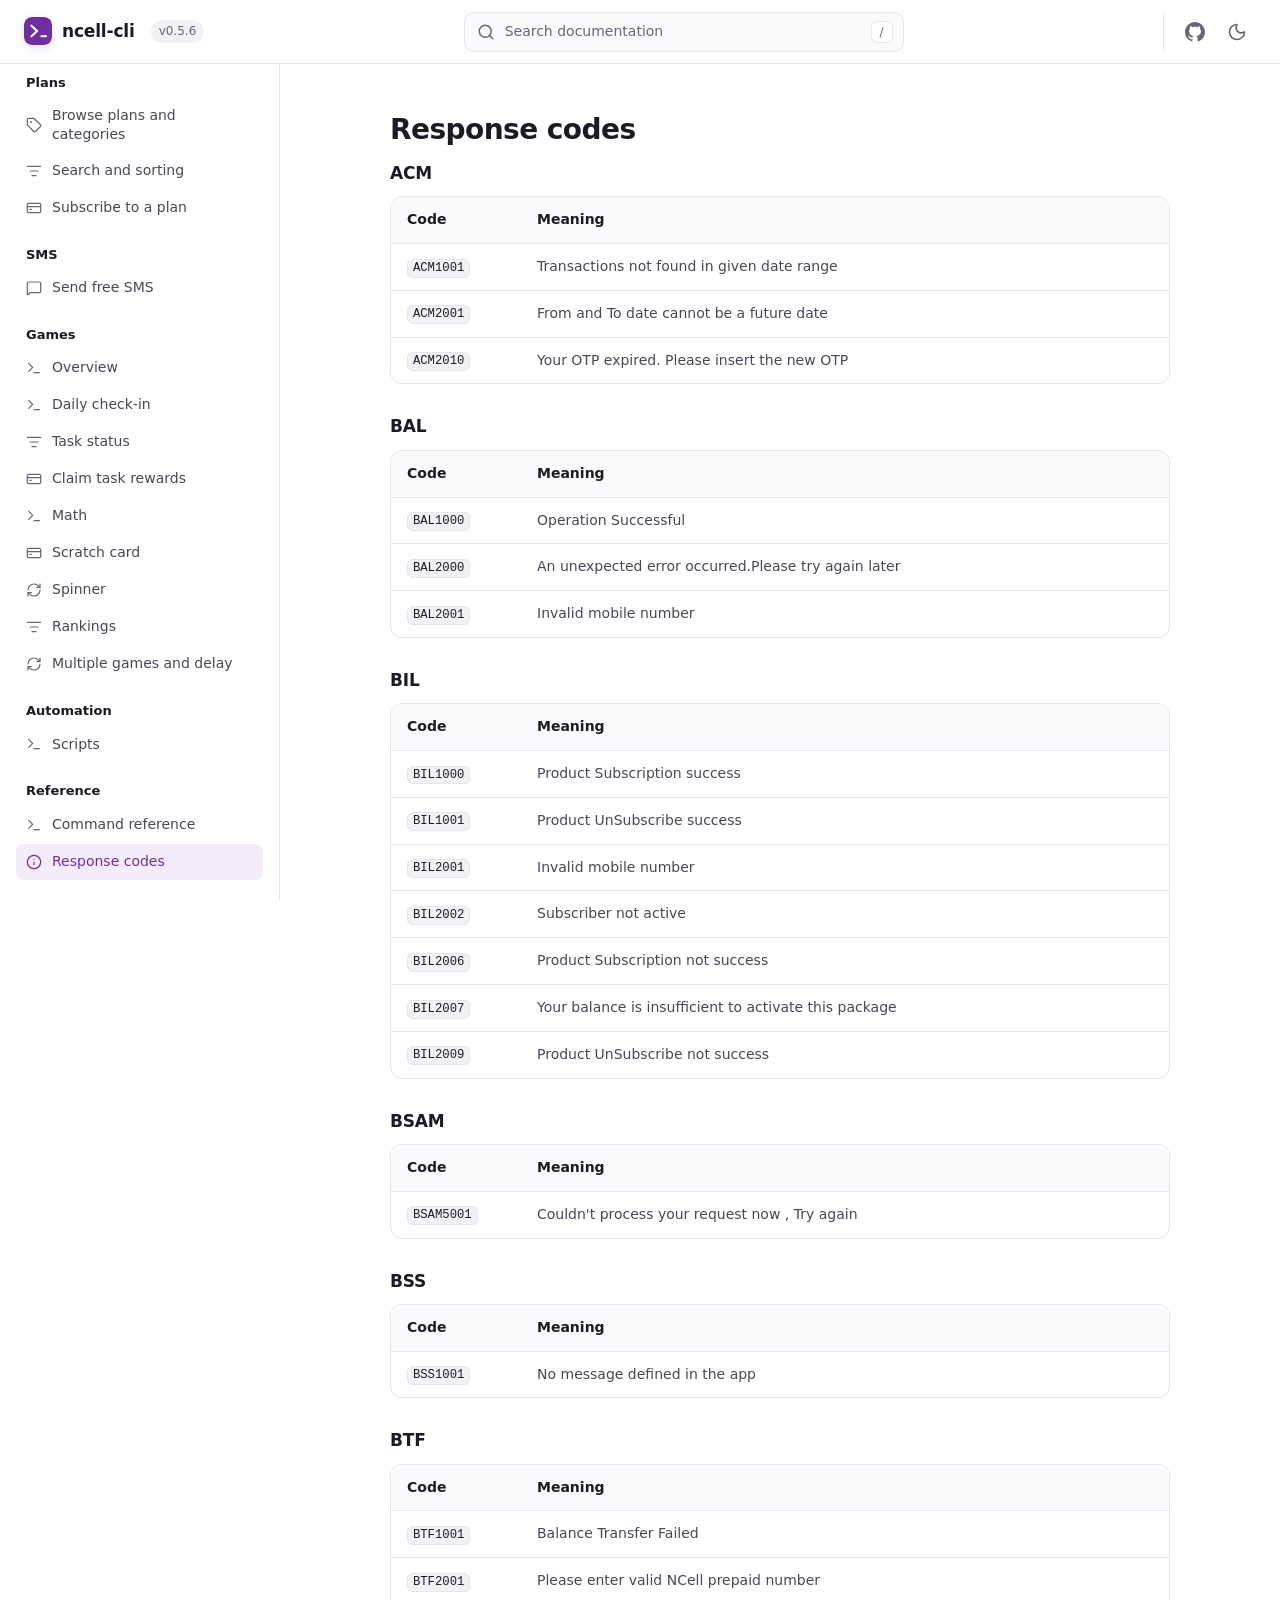
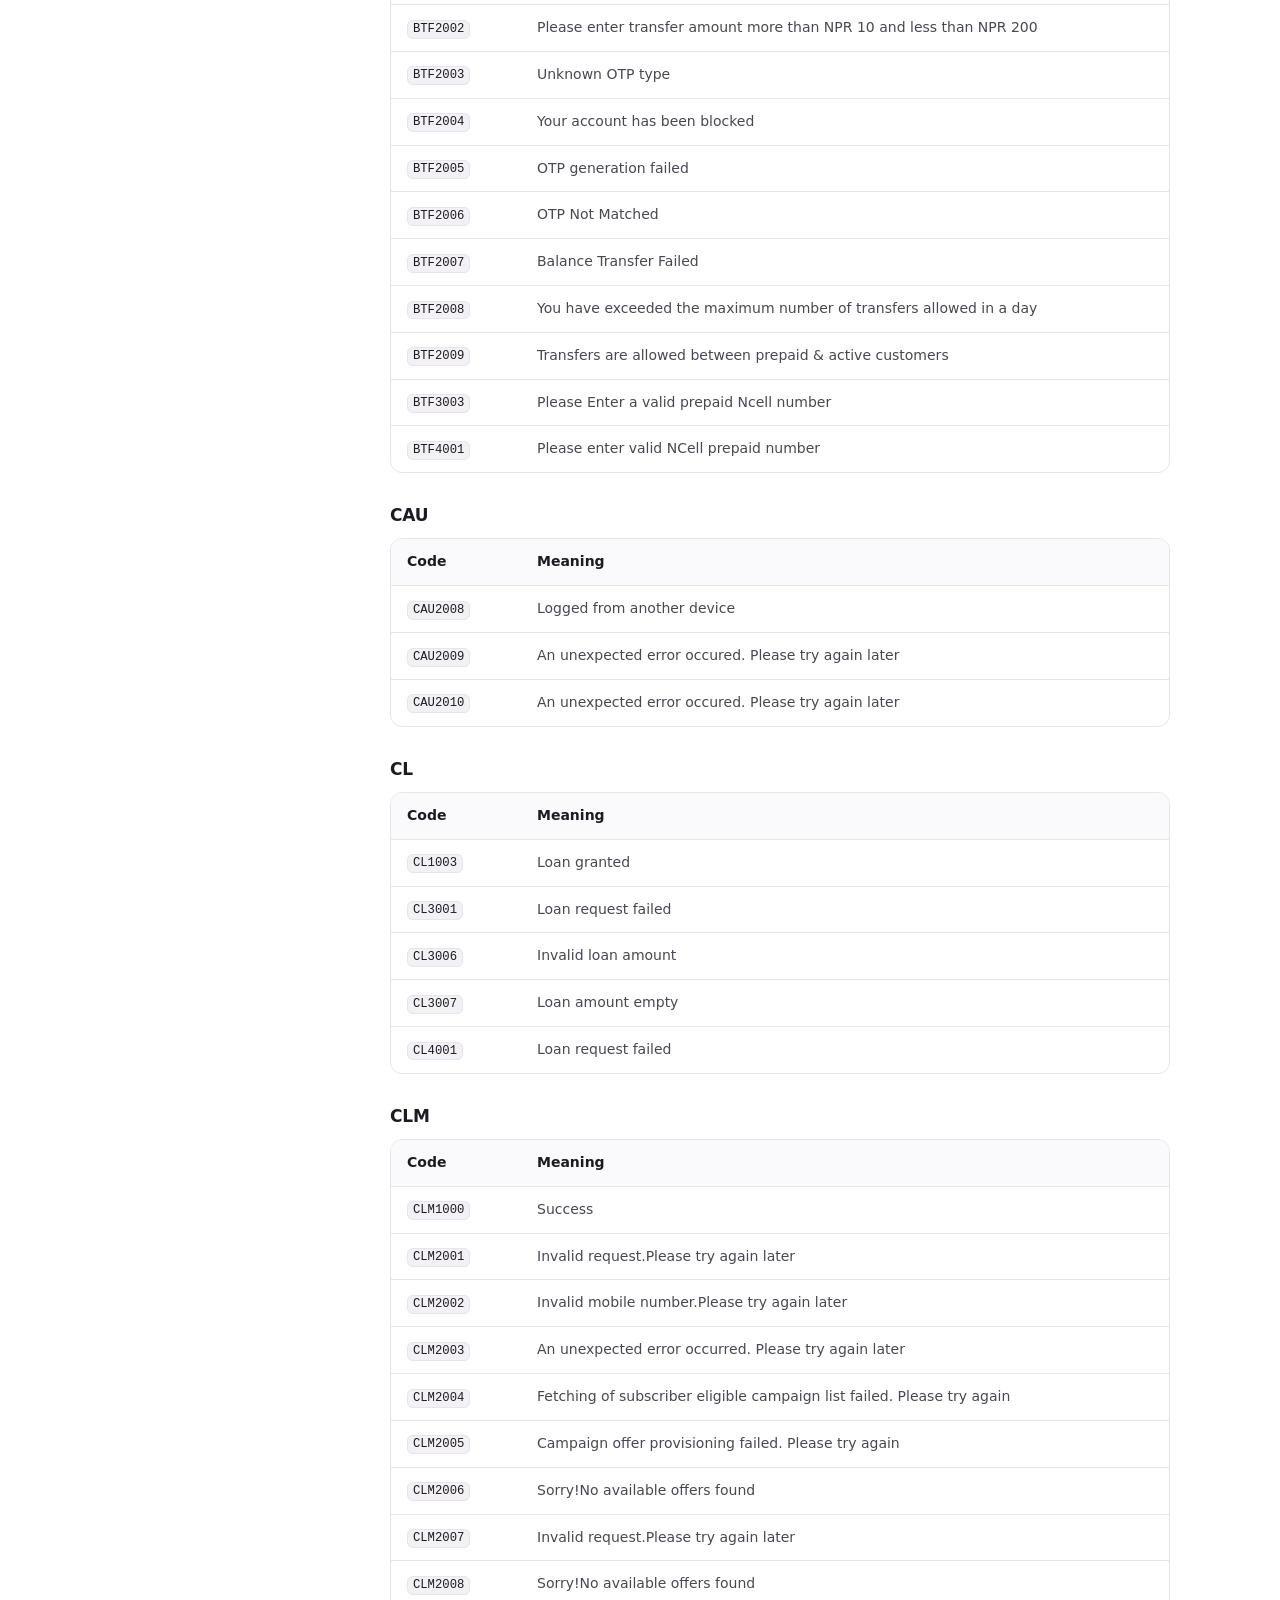
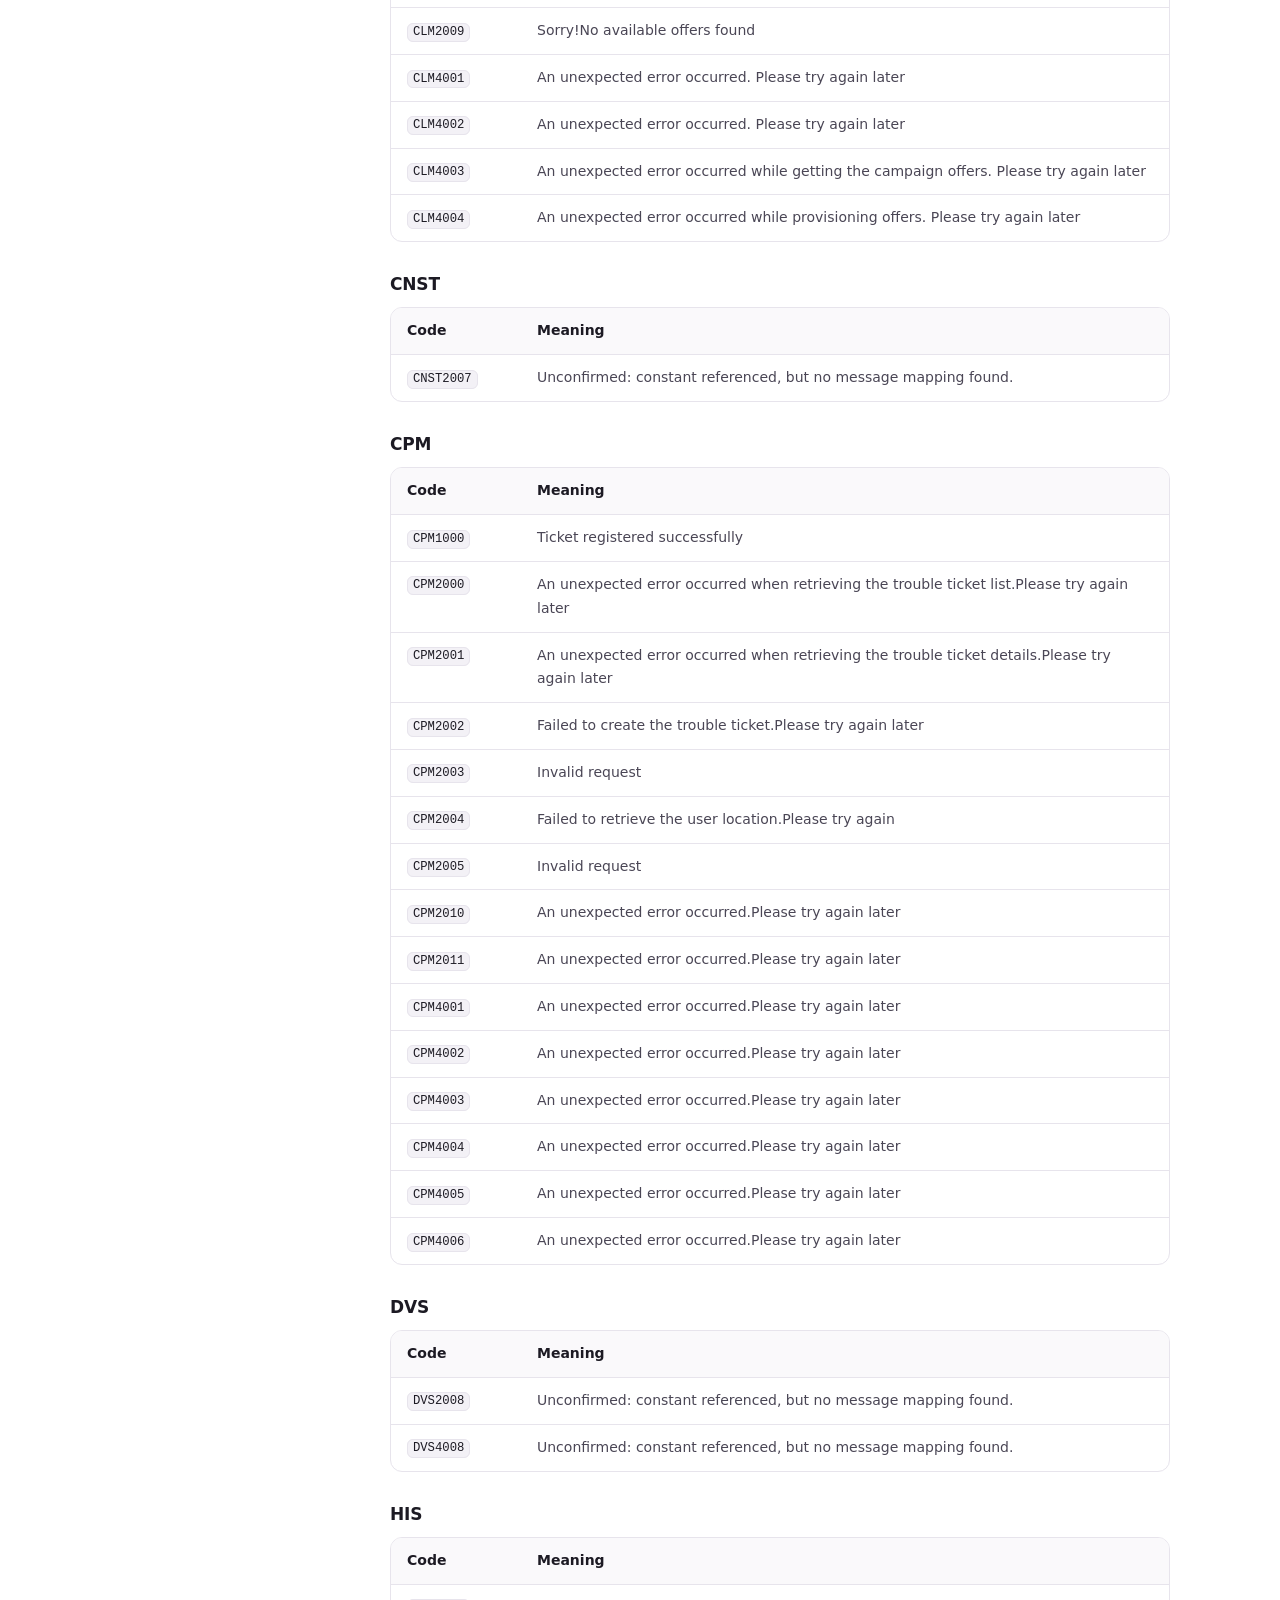
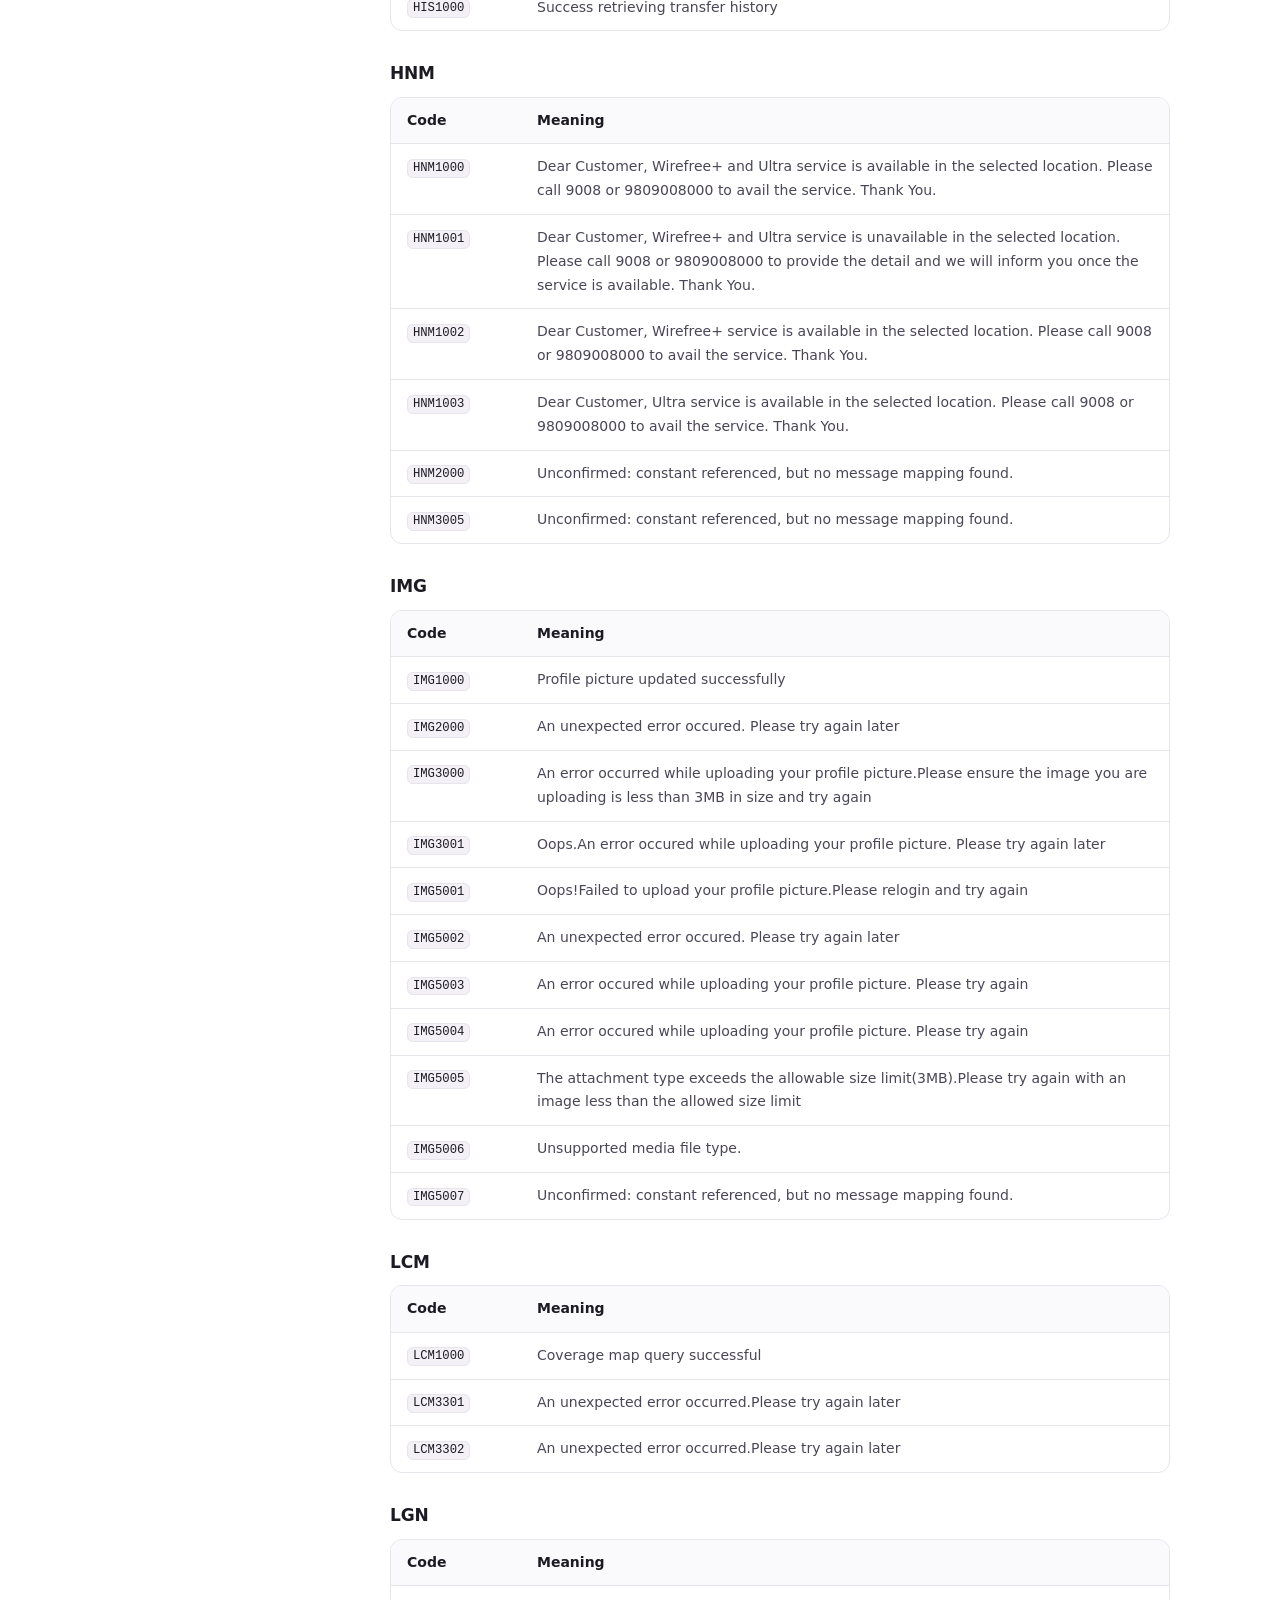
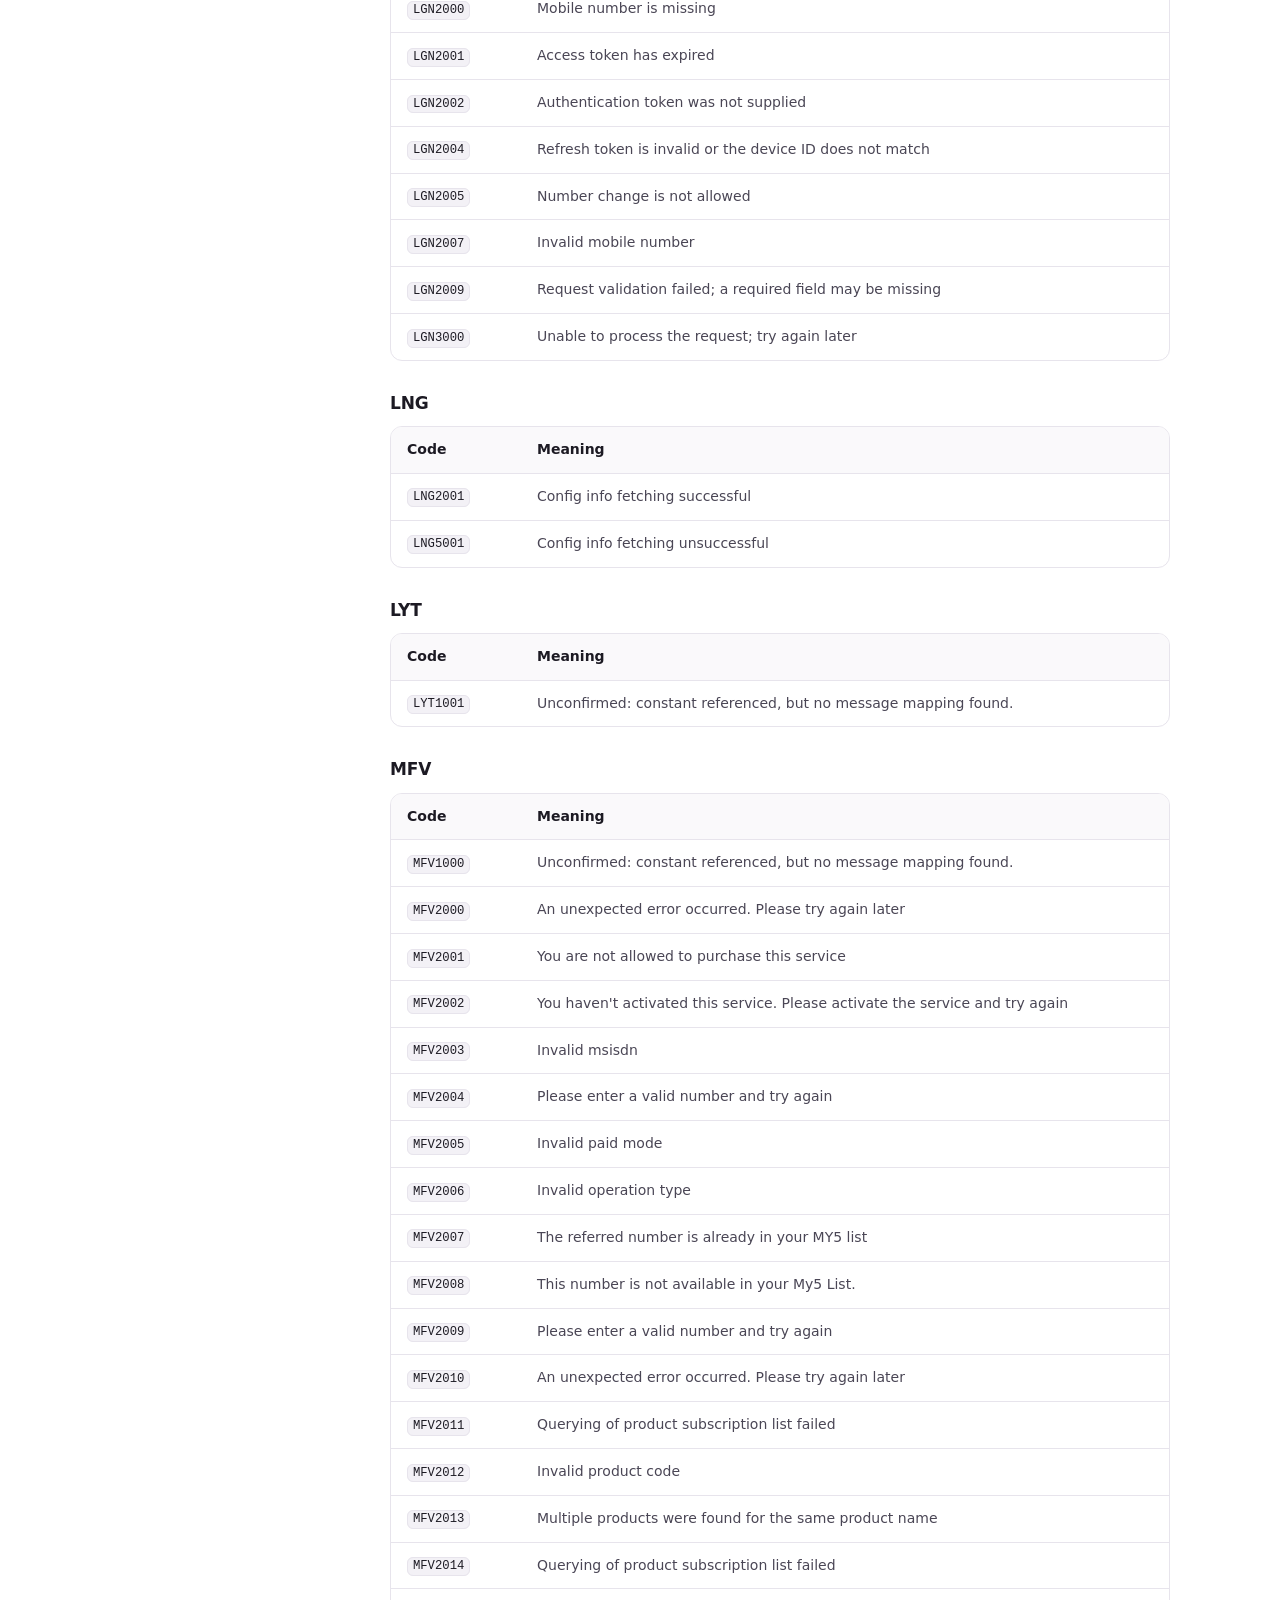
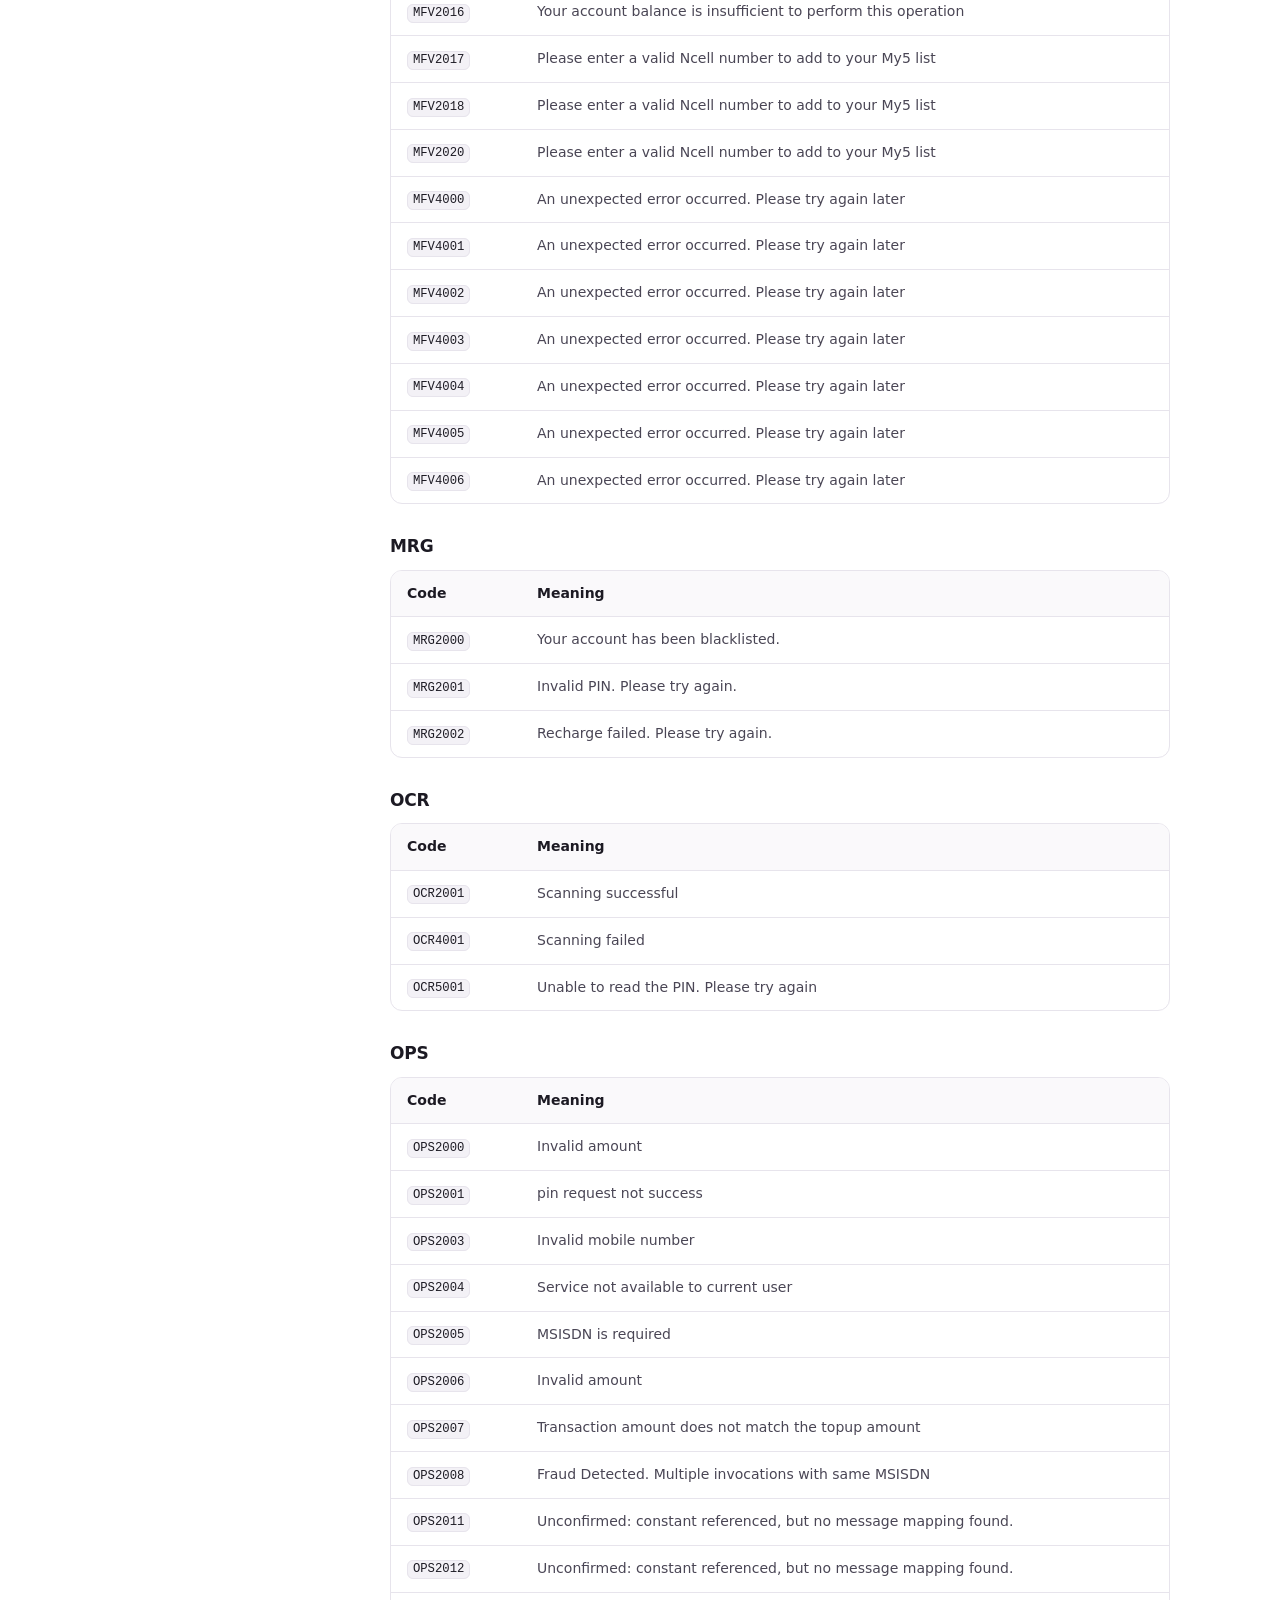
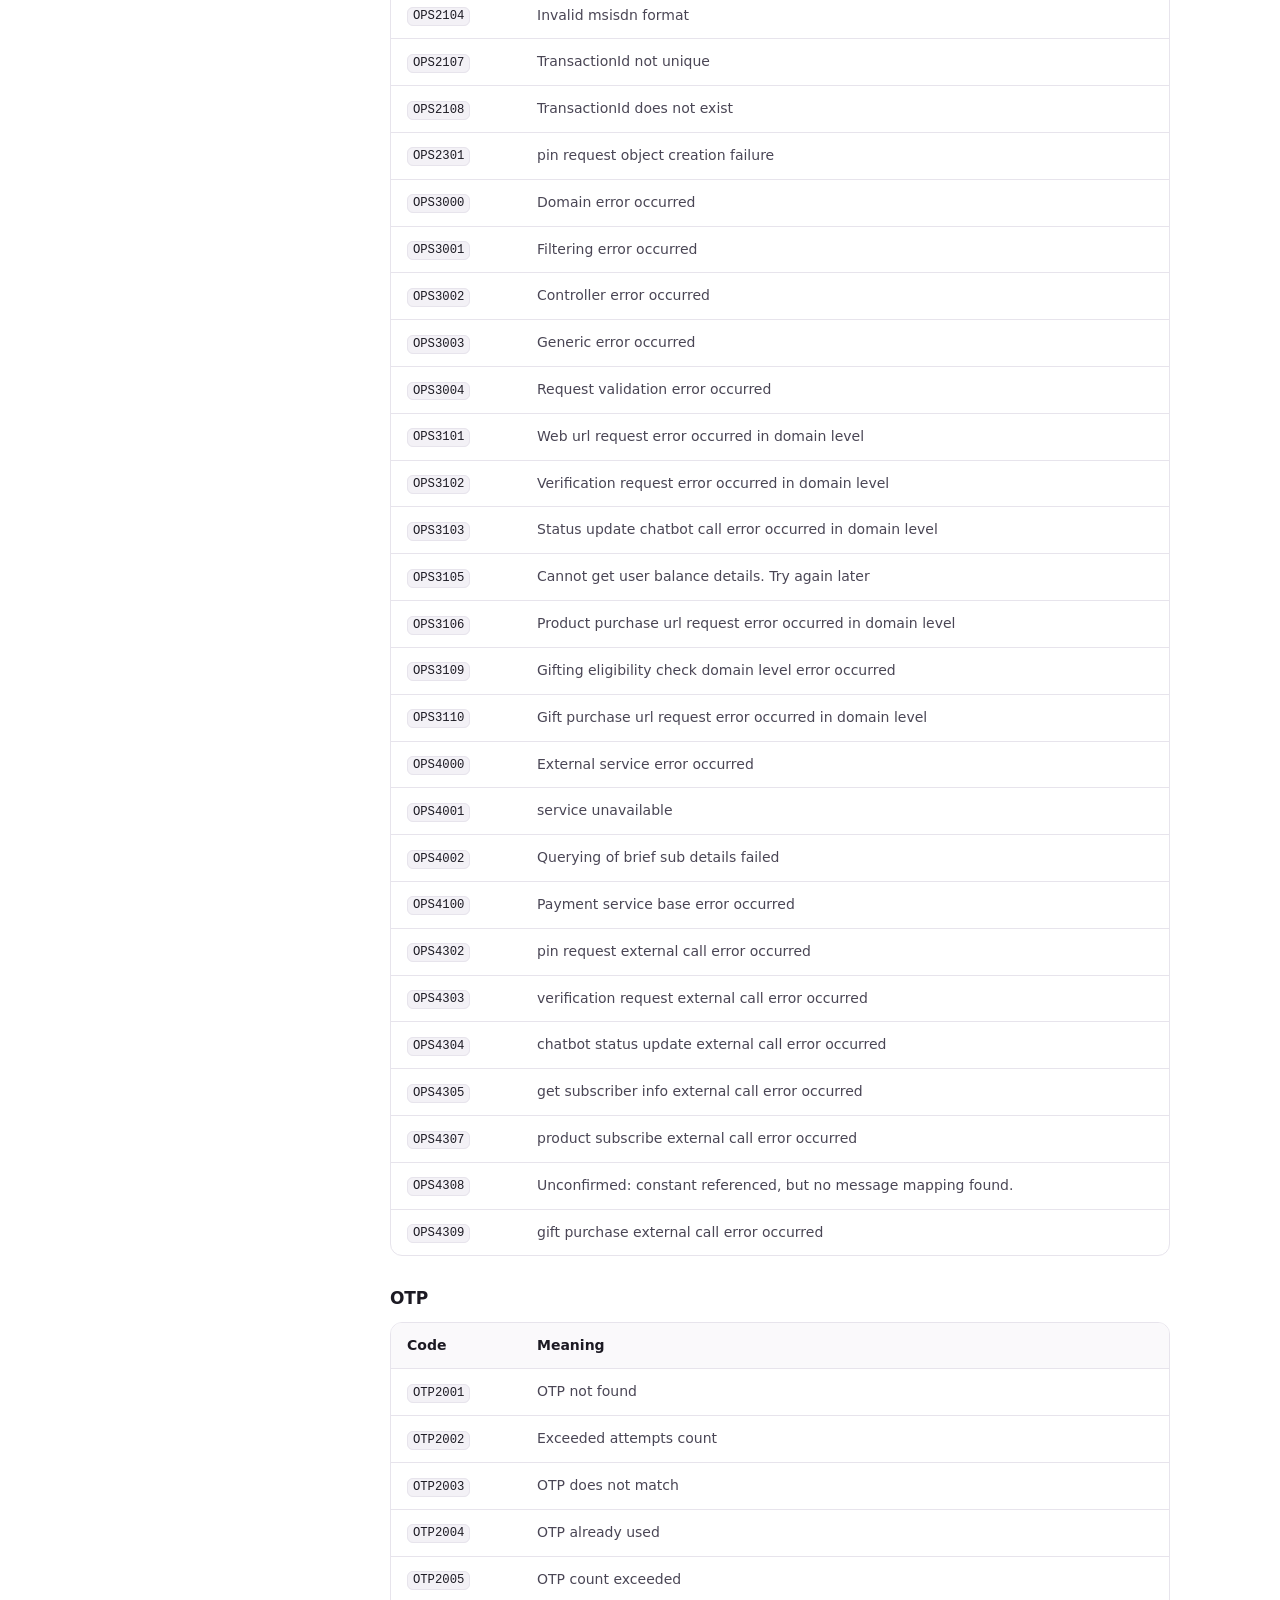
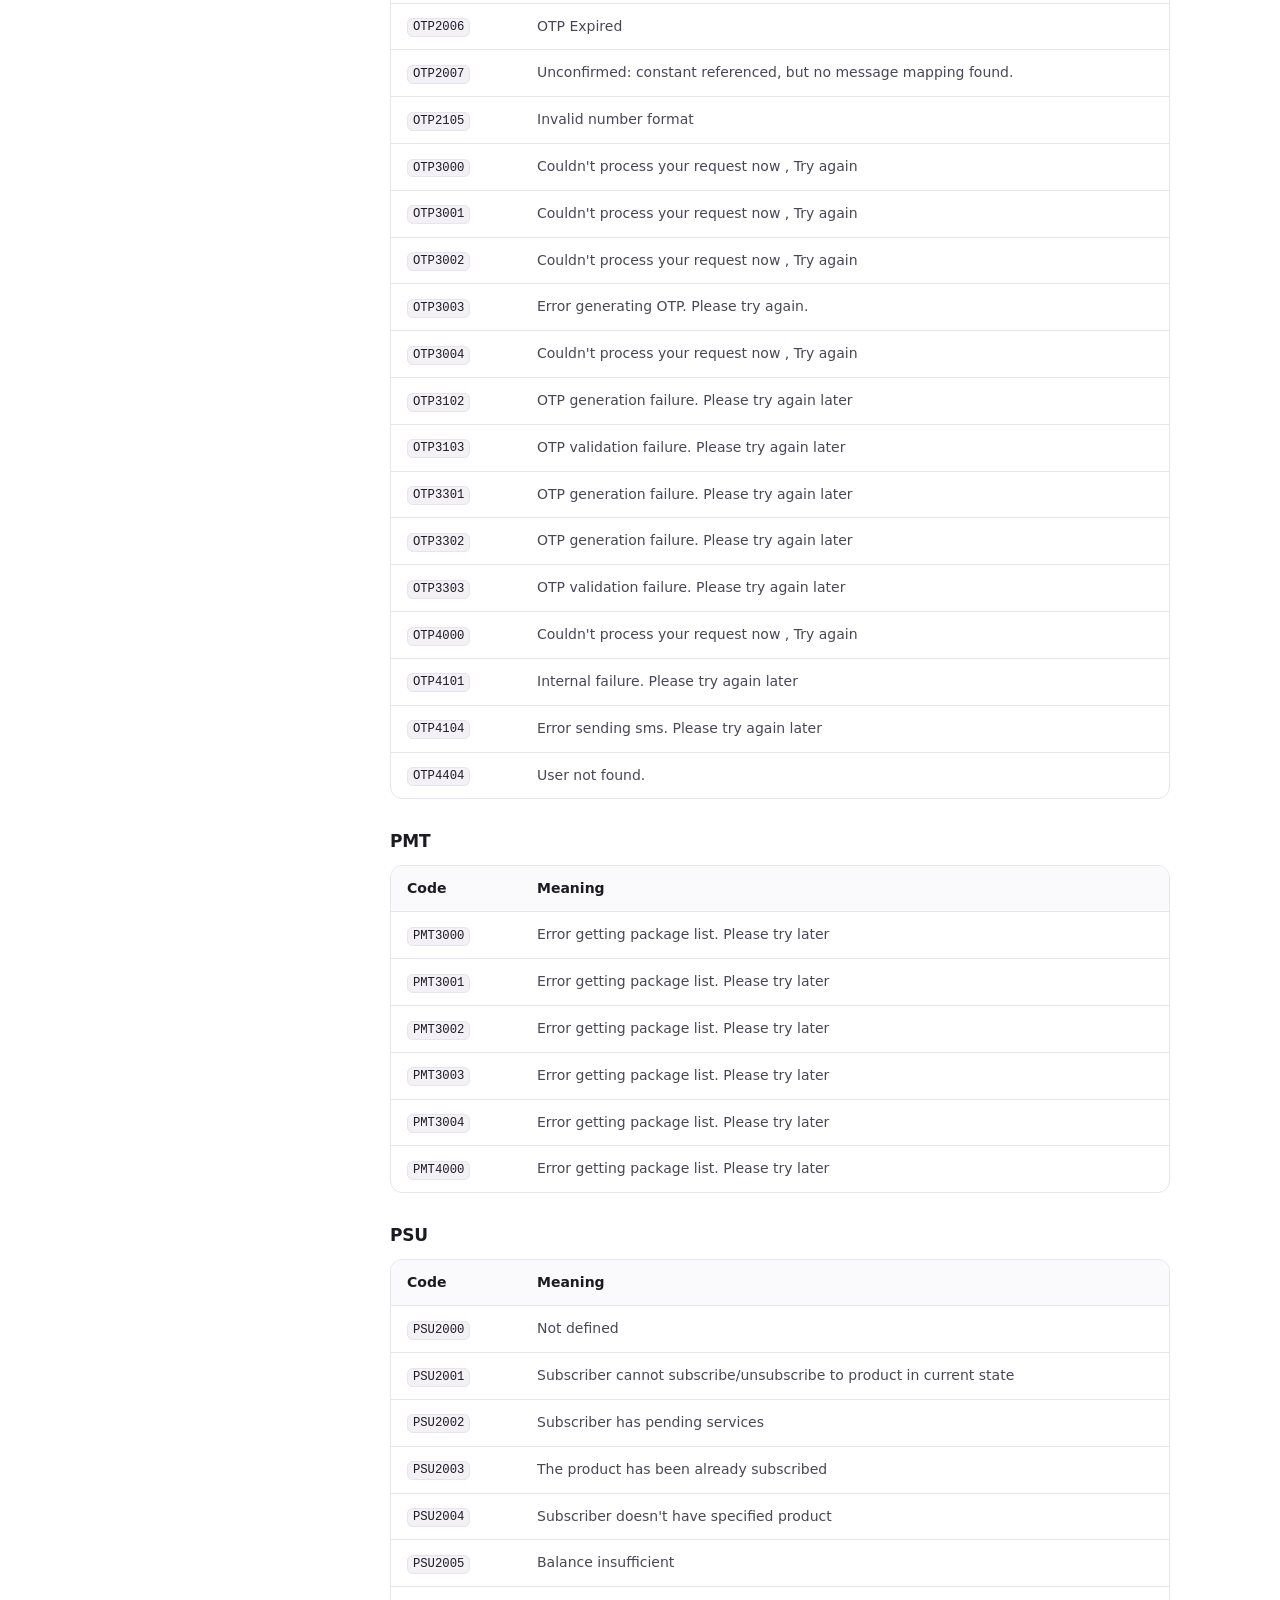
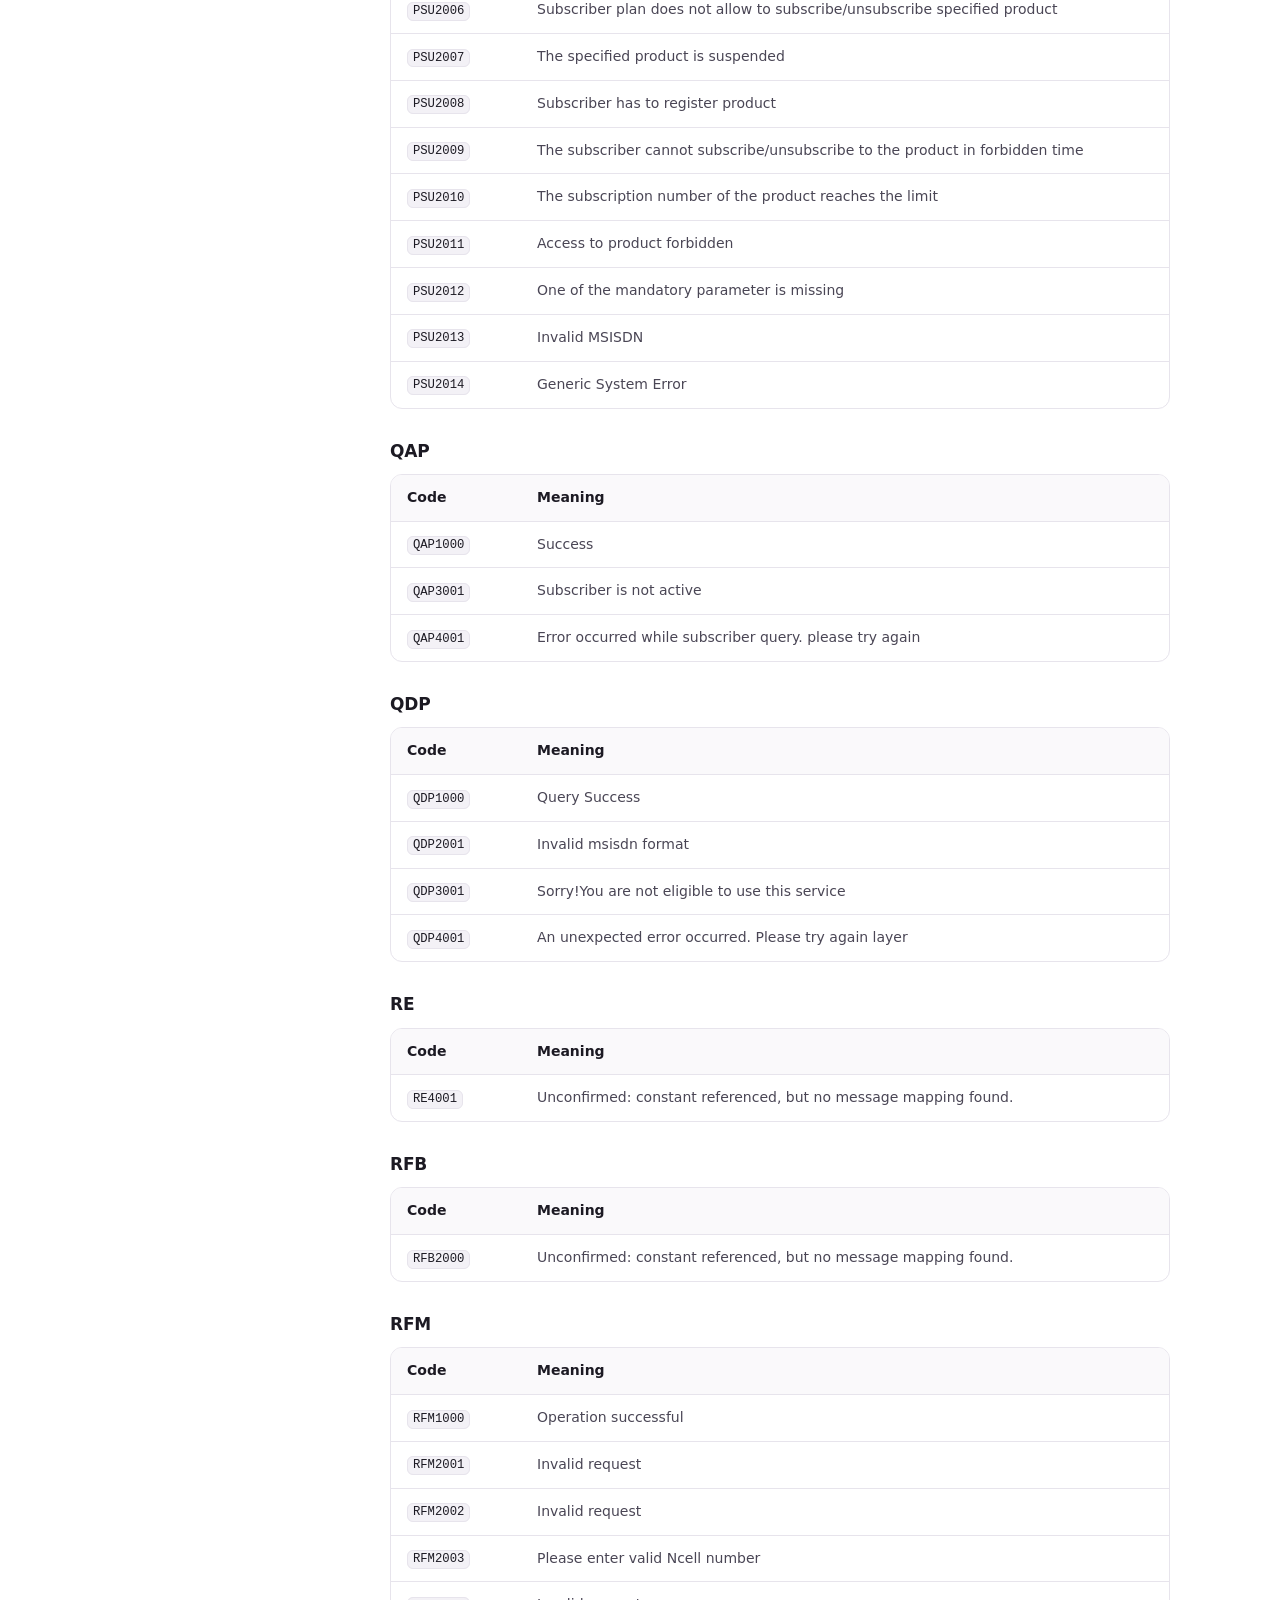
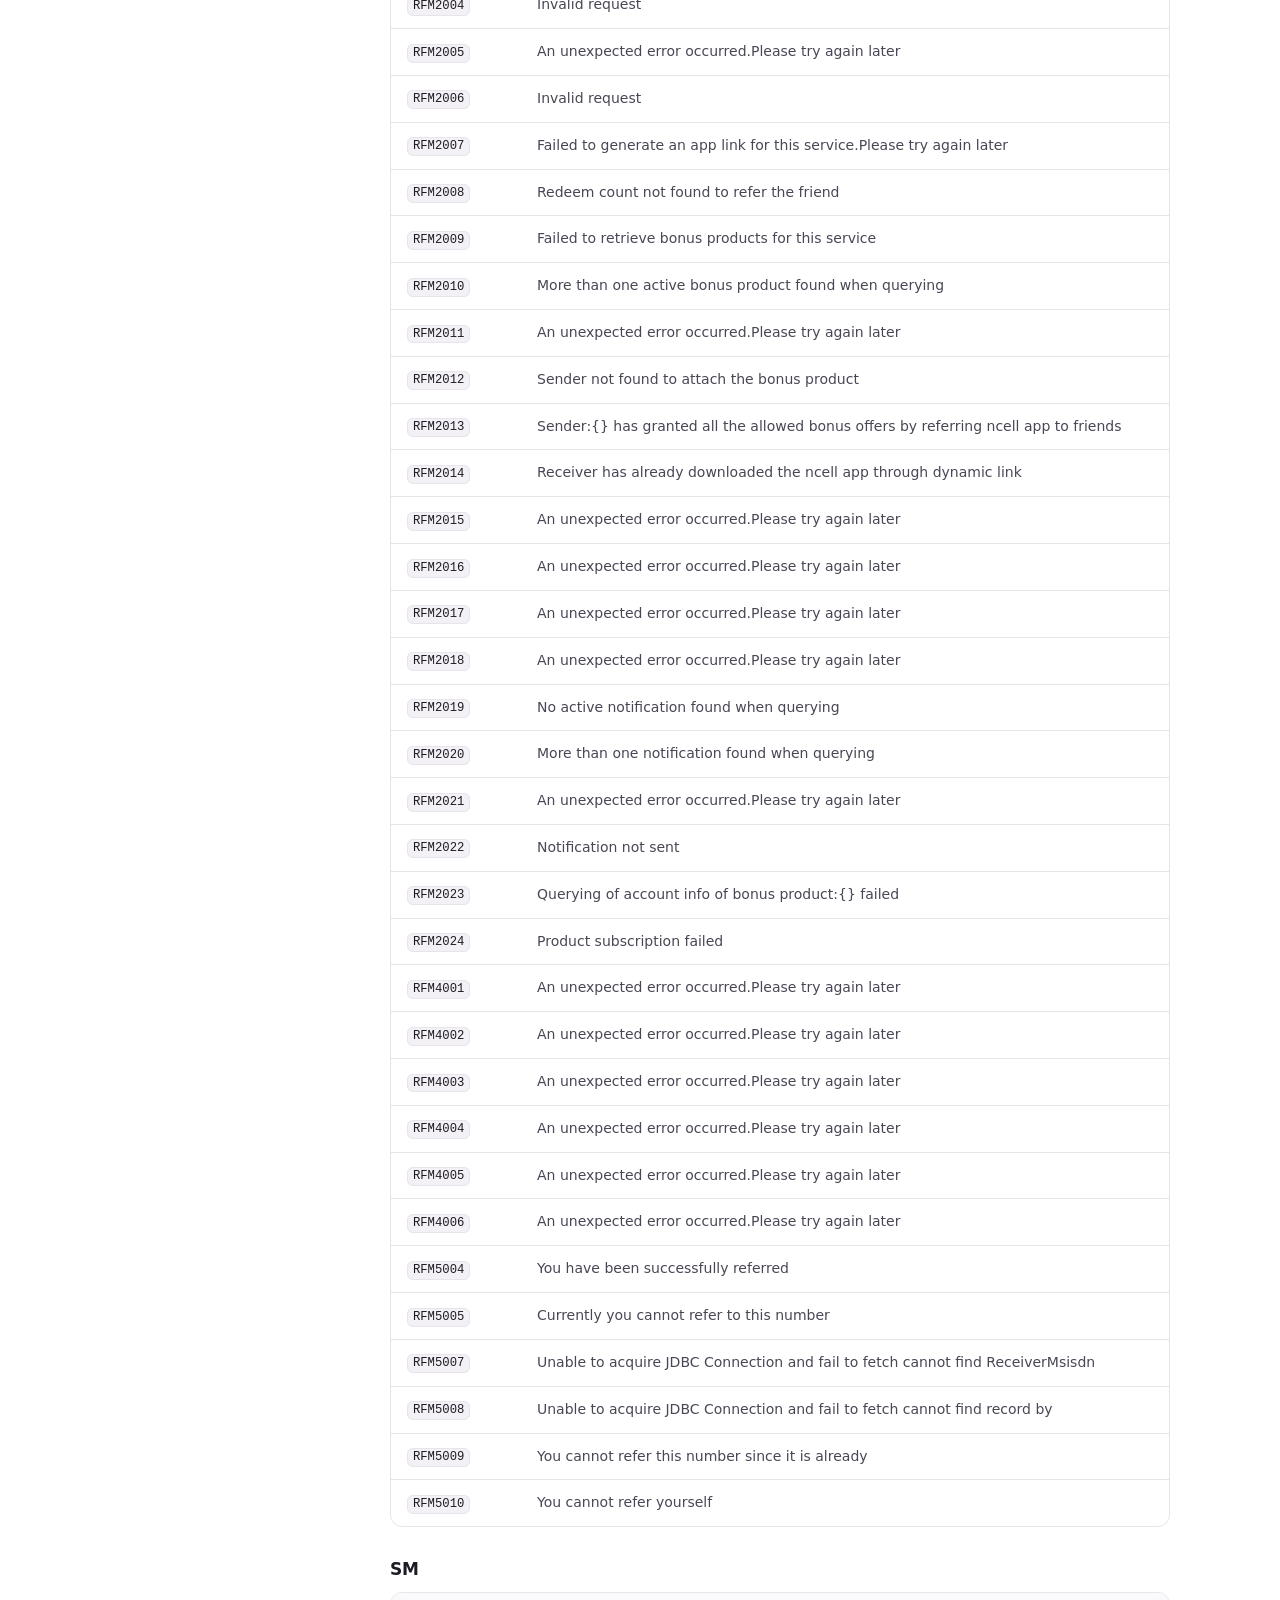
<file: docs/response-codes.html>
<!doctype html>
<html lang="en">
<head>
  <meta charset="utf-8">
  <meta name="viewport" content="width=device-width, initial-scale=1">
  <title>Response codes · ncell-cli</title>
  <link rel="canonical" href="https://rohityadav-sas.github.io/ncell-cli/#response-codes">
  <script>location.replace('index.html' + (location.hash || '#response-codes'));</script>
  <meta http-equiv="refresh" content="0;url=index.html#response-codes">
</head>
<body><a href="index.html#response-codes">Open response codes</a></body>
</html>
</file>
<file: docs/style.css>
/* ---------- Tokens ---------- */
:root {
  color-scheme: light;
  --bg: #ffffff;
  --bg-subtle: #faf9fb;
  --bg-muted: #f3f1f6;
  --border: #e7e4ec;
  --border-strong: #d6d1de;
  --text: #1c1a23;
  --text-2: #4a4655;
  --muted: #6b6677;
  --accent: #702da0;
  --accent-hover: #5d2386;
  --accent-tint: #f4ecfa;
  --on-accent: #ffffff;
  --info: #1d4ed8;
  --info-bg: #eff6ff;
  --info-border: #bfdbfe;
  --warn: #b45309;
  --warn-bg: #fffbeb;
  --warn-border: #fcd34d;
  --shadow: 0 1px 2px rgba(28, 26, 35, .06), 0 8px 24px rgba(28, 26, 35, .08);
  --header-h: 64px;
  --sidebar-w: 280px;
  --font: Inter, ui-sans-serif, system-ui, -apple-system, BlinkMacSystemFont, "Segoe UI", Roboto, "Helvetica Neue", Arial, sans-serif;
  --mono: ui-monospace, "JetBrains Mono", "Cascadia Code", SFMono-Regular, Menlo, Consolas, "Liberation Mono", monospace;
}
:root[data-theme="dark"] {
  color-scheme: dark;
  --bg: #100e15;
  --bg-subtle: #15121b;
  --bg-muted: #1d1925;
  --border: #2a2533;
  --border-strong: #3a3347;
  --text: #ece9f2;
  --text-2: #cfc9db;
  --muted: #9d97ab;
  --accent: #c79bf0;
  --accent-hover: #d9b6f6;
  --accent-tint: #26192f;
  --on-accent: #1a0f24;
  --info: #93b4ff;
  --info-bg: #111a2e;
  --info-border: #223a6b;
  --warn: #f0b44c;
  --warn-bg: #2a2010;
  --warn-border: #6b4a12;
  --shadow: 0 1px 2px rgba(0, 0, 0, .3), 0 8px 24px rgba(0, 0, 0, .35);
}

/* ---------- Base ---------- */
*, *::before, *::after { box-sizing: border-box; }
html { scroll-padding-top: calc(var(--header-h) + 24px); scroll-behavior: smooth; -webkit-text-size-adjust: 100%; }
body {
  margin: 0;
  background: var(--bg);
  color: var(--text-2);
  font-family: var(--font);
  font-size: 16px;
  line-height: 1.7;
  -webkit-font-smoothing: antialiased;
}
[hidden] { display: none !important; }
a { color: var(--accent); text-underline-offset: 3px; text-decoration-thickness: 1px; }
button, input { font: inherit; color: inherit; }
button { cursor: pointer; }
:focus-visible { outline: 2px solid var(--accent); outline-offset: 2px; }
::selection { background: var(--accent-tint); color: var(--text); }
.sr-only {
  position: absolute; width: 1px; height: 1px; margin: -1px; padding: 0;
  overflow: hidden; clip: rect(0 0 0 0); white-space: nowrap; border: 0;
}
.skip {
  position: fixed; top: -56px; left: 16px; z-index: 100;
  padding: 8px 14px; background: var(--bg); border: 1px solid var(--border); border-radius: 8px;
}
.skip:focus { top: 12px; }

/* ---------- Icons (Lucide + Octicons, inlined as a sprite) ---------- */
.ico {
  width: 18px; height: 18px; flex: none;
  fill: none; stroke: currentColor; stroke-width: 2; stroke-linecap: round; stroke-linejoin: round;
}
.ico-fill { fill: currentColor; stroke: none; }

/* ---------- Header ---------- */
.header {
  position: fixed; inset: 0 0 auto 0; z-index: 30;
  height: var(--header-h);
  background: var(--bg);
  border-bottom: 1px solid var(--border);
}
@supports (backdrop-filter: blur(8px)) {
  .header { background: color-mix(in srgb, var(--bg) 86%, transparent); backdrop-filter: saturate(1.4) blur(10px); }
}
.header-inner { display: flex; align-items: center; gap: 16px; height: 100%; padding: 0 24px; }
.brand {
  display: flex; align-items: center; gap: 10px;
  color: var(--text); font-size: 17px; font-weight: 650; letter-spacing: -.01em; text-decoration: none;
}
.brand svg { display: block; }
.version {
  padding: 1px 8px; background: var(--bg-muted); border-radius: 999px;
  color: var(--muted); font-size: 12px; font-weight: 500;
}
.header-center { flex: 1; display: flex; justify-content: center; }
.search-btn {
  display: flex; align-items: center; gap: 10px;
  width: min(440px, 100%); height: 40px; padding: 0 10px 0 12px;
  background: var(--bg-subtle); border: 1px solid var(--border); border-radius: 10px;
  color: var(--muted); font-size: 14px;
  transition: border-color .15s, color .15s;
}
.search-btn:hover { border-color: var(--border-strong); color: var(--text); }
.search-text { flex: 1; text-align: left; }
.header-actions { display: flex; align-items: center; gap: 4px; }
.icon-btn {
  display: inline-flex; align-items: center; justify-content: center;
  width: 38px; height: 38px; padding: 0;
  background: transparent; border: 0; border-radius: 8px; color: var(--muted);
  transition: background .15s, color .15s;
}
.icon-btn:hover { background: var(--bg-muted); color: var(--text); }
.icon-btn .ico { width: 20px; height: 20px; }
.menu-btn { display: none; }
.theme-btn .icon-sun { display: none; }
:root[data-theme="dark"] .theme-btn .icon-sun { display: block; }
:root[data-theme="dark"] .theme-btn .icon-moon { display: none; }
kbd {
  display: inline-flex; align-items: center; justify-content: center;
  min-width: 22px; height: 22px; padding: 0 6px; background: var(--bg); border: 1px solid var(--border); border-radius: 6px;
  color: var(--muted); font-family: var(--font); font-size: 12px; line-height: 20px;
}
kbd .ico { width: 12px; height: 12px; }

/* ---------- Sidebar ---------- */
#sidebar {
  position: fixed; top: var(--header-h); bottom: 0; left: 0; z-index: 10;
  width: var(--sidebar-w); padding: 24px 16px 40px; overflow-y: auto;
  background: var(--bg); border-right: 1px solid var(--border);
  scrollbar-width: thin;
}
.nav-title { margin: 20px 10px 6px; color: var(--text); font-size: 13px; font-weight: 650; line-height: 1.4; }
.nav-title:first-child { margin-top: 0; }
#sidebar a {
  display: flex; align-items: center; gap: 10px;
  min-height: 36px; padding: 7px 10px; margin: 1px 0; border-radius: 8px;
  line-height: 1.4;
  color: var(--text-2); font-size: 14px; font-weight: 500; text-decoration: none;
  transition: background .15s, color .15s;
}
#sidebar a .ico { flex-shrink: 0; width: 16px; height: 16px; color: var(--muted); stroke-width: 1.85; }
#sidebar a:hover { background: var(--bg-muted); color: var(--text); }
#sidebar a.active { background: var(--accent-tint); color: var(--accent); }
#sidebar a.active .ico { color: var(--accent); }
.scrim { position: fixed; inset: var(--header-h) 0 0 0; z-index: 9; background: rgba(0, 0, 0, .45); }

/* ---------- Content ---------- */
main { margin-left: var(--sidebar-w); padding: calc(var(--header-h) + 48px) 56px 80px; }
article { max-width: 780px; margin: 0 auto; }
h1, h2, h3 { color: var(--text); line-height: 1.25; }
h1 { margin: 0 0 14px; font-size: 40px; font-weight: 700; letter-spacing: -.025em; }
h2 { margin: 64px 0 16px; font-size: 28px; font-weight: 650; letter-spacing: -.02em; }
h3 { margin: 36px 0 12px; font-size: 20px; font-weight: 600; letter-spacing: -.01em; }
p { margin: 0 0 16px; }
.lead { max-width: 640px; margin: 0 0 20px; color: var(--text-2); font-size: 19px; line-height: 1.6; }
ul, ol { margin: 0 0 16px; padding-left: 1.5em; }
li { margin: 6px 0; padding-left: 4px; }
li::marker { color: var(--muted); }
strong { color: var(--text); font-weight: 600; }
.anchor { margin-left: .4em; color: var(--muted); font-weight: 400; text-decoration: none; opacity: 0; }
.anchor::before { content: "#"; }
h2:hover .anchor, h3:hover .anchor, .anchor:focus-visible { opacity: 1; }
.caption { margin: -4px 0 20px; color: var(--muted); font-size: 14px; }

/* Page intro */
.actions { display: flex; flex-wrap: wrap; gap: 12px; margin: 0 0 40px; }
.btn {
  display: inline-flex; align-items: center; gap: 8px;
  height: 42px; padding: 0 18px; border-radius: 10px;
  font-size: 14px; font-weight: 600; text-decoration: none;
  transition: background .15s, border-color .15s;
}
.btn-primary { background: var(--accent); color: var(--on-accent); }
.btn-primary:hover { background: var(--accent-hover); }
.btn-secondary { background: var(--bg); border: 1px solid var(--border-strong); color: var(--text); }
.btn-secondary:hover { background: var(--bg-subtle); }

.cards { display: grid; grid-template-columns: repeat(3, 1fr); gap: 12px; }
.card {
  display: flex; flex-direction: column; gap: 12px; padding: 18px;
  background: var(--bg); border: 1px solid var(--border); border-radius: 12px;
  color: inherit; text-decoration: none;
  transition: border-color .15s, box-shadow .15s;
}
.card:hover { border-color: var(--accent); box-shadow: var(--shadow); }
.card-title { display: block; color: var(--text); font-size: 15px; font-weight: 600; line-height: 1.4; }
.card-text { display: block; margin-top: 2px; color: var(--muted); font-size: 14px; line-height: 1.5; }
.icon-tile {
  display: inline-flex; align-items: center; justify-content: center; flex: none;
  width: 36px; height: 36px; background: var(--accent-tint); border-radius: 8px; color: var(--accent);
}
.features { display: grid; grid-template-columns: repeat(3, 1fr); gap: 28px; margin: 0 0 16px; }
.feature { display: flex; flex-direction: column; gap: 12px; }
.feature h3 { margin: 0 0 4px; font-size: 16px; font-weight: 600; letter-spacing: 0; }
.feature p { margin: 0; font-size: 15px; line-height: 1.6; }

/* Code */
code { font-family: var(--mono); font-size: .875em; }
:not(pre) > code {
  padding: .12em .4em; background: var(--bg-muted); border: 1px solid var(--border); border-radius: 6px;
  color: var(--text); overflow-wrap: anywhere;
}
.code-block { margin: 0 0 16px; overflow: hidden; background: var(--bg-subtle); border: 1px solid var(--border); border-radius: 12px; }
.code-head {
  display: flex; align-items: center; justify-content: space-between; gap: 12px;
  padding: 6px 8px 6px 14px; background: var(--bg-muted); border-bottom: 1px solid var(--border);
}
.code-lang { display: inline-flex; align-items: center; gap: 8px; color: var(--muted); font-size: 12px; font-weight: 500; }
.code-lang .ico { width: 14px; height: 14px; }
.copy-btn {
  display: inline-flex; align-items: center; gap: 6px; padding: 4px 8px;
  background: transparent; border: 1px solid transparent; border-radius: 6px;
  color: var(--muted); font-size: 12px; font-weight: 500;
  transition: background .15s, color .15s, border-color .15s;
}
.copy-btn .ico { width: 14px; height: 14px; }
.copy-btn:hover { background: var(--bg); border-color: var(--border); color: var(--text); }
.copy-btn.copied { color: var(--accent); }
pre { margin: 0; padding: 16px 18px; overflow-x: auto; color: var(--text); font-size: 13.5px; line-height: 1.65; tab-size: 4; }
pre code { padding: 0; background: none; border: 0; font-size: inherit; }

/* Tables */
.table-wrap { margin: 0 0 20px; overflow-x: auto; border: 1px solid var(--border); border-radius: 12px; }
table { width: 100%; border-collapse: collapse; font-size: 14px; text-align: left; }
th { padding: 11px 16px; background: var(--bg-subtle); color: var(--text); font-weight: 600; white-space: nowrap; }
td { padding: 11px 16px; border-top: 1px solid var(--border); vertical-align: top; }
tbody tr:hover { background: var(--bg-subtle); }

/* Callouts */
.callout {
  display: flex; gap: 12px; margin: 0 0 20px; padding: 14px 16px;
  border: 1px solid var(--info-border); border-radius: 12px; background: var(--info-bg);
}
.callout > .ico { margin-top: 3px; color: var(--info); }
.callout p { margin: 0; font-size: 15px; line-height: 1.6; }
.callout-title { margin-bottom: 2px !important; color: var(--info); font-weight: 600; }
.callout-warning { border-color: var(--warn-border); background: var(--warn-bg); }
.callout-warning > .ico, .callout-warning .callout-title { color: var(--warn); }

/* Footer */
.page-footer {
  display: flex; flex-wrap: wrap; align-items: center; justify-content: space-between; gap: 8px 24px;
  max-width: 780px; margin: 72px auto 0; padding-top: 24px;
  border-top: 1px solid var(--border); color: var(--muted); font-size: 14px;
}
.page-footer p { margin: 0; }
.page-footer a { display: inline-flex; align-items: center; gap: 8px; color: var(--muted); text-decoration: none; }
.page-footer a:hover { color: var(--text); }

/* ---------- Search dialog ---------- */
dialog {
  width: min(640px, calc(100vw - 32px)); max-height: min(560px, 78vh);
  margin: 11vh auto auto; padding: 0; overflow: hidden;
  background: var(--bg); color: var(--text-2);
  border: 1px solid var(--border-strong); border-radius: 16px;
  box-shadow: 0 24px 64px rgba(0, 0, 0, .3);
}
dialog[open] { display: flex; flex-direction: column; }
dialog::backdrop { background: rgba(10, 8, 14, .55); backdrop-filter: blur(2px); }
.search-head { display: flex; align-items: center; gap: 12px; padding: 0 18px; border-bottom: 1px solid var(--border); color: var(--muted); }
.search-head .ico { width: 20px; height: 20px; }
#search-input {
  flex: 1; min-width: 0; height: 58px; padding: 0;
  background: transparent; border: 0; outline: 0; color: var(--text); font-size: 17px;
}
#search-input::placeholder { color: var(--muted); }
#search-input::-webkit-search-cancel-button { display: none; }
#search-results { margin: 0; padding: 8px; overflow-y: auto; list-style: none; }
#search-results:empty { display: none; }
#search-results li { margin: 0; padding: 0; }
#search-results a {
  display: flex; align-items: flex-start; gap: 12px; padding: 10px 12px; border-radius: 10px;
  color: var(--text); text-decoration: none;
}
#search-results li[aria-selected="true"] a { background: var(--accent-tint); }
.result-icon {
  display: inline-flex; align-items: center; justify-content: center; flex: none;
  width: 32px; height: 32px; background: var(--bg-muted); border-radius: 8px; color: var(--muted);
}
.result-icon .ico { width: 16px; height: 16px; }
li[aria-selected="true"] .result-icon { background: var(--bg); color: var(--accent); }
.result-text { min-width: 0; }
.result-title { font-size: 15px; font-weight: 600; }
.result-section { margin-left: 8px; color: var(--muted); font-size: 12px; font-weight: 400; }
.result-snippet { display: block; margin-top: 2px; color: var(--muted); font-size: 13px; line-height: 1.5; }
.result-snippet mark { background: none; color: var(--accent); font-weight: 600; }
.search-hint { margin: 0; padding: 20px 18px; color: var(--muted); font-size: 14px; }
.search-foot {
  display: flex; gap: 20px; padding: 10px 18px; background: var(--bg-subtle); border-top: 1px solid var(--border);
  color: var(--muted); font-size: 12px;
}
.search-foot span { display: inline-flex; align-items: center; gap: 6px; }

/* ---------- Responsive ---------- */
@media (max-width: 1100px) {
  .cards { grid-template-columns: repeat(2, 1fr); }
}
@media (max-width: 900px) {
  .header-inner { padding: 0 12px; gap: 8px; }
  .menu-btn { display: inline-flex; }
  .header-center { justify-content: flex-end; }
  .search-btn { width: 38px; height: 38px; padding: 0; justify-content: center; background: transparent; border-color: transparent; }
  .search-text, .search-btn kbd { display: none; }
  #sidebar { display: none; width: 300px; max-width: 86vw; box-shadow: 8px 0 32px rgba(0, 0, 0, .2); }
  #sidebar.open { display: block; z-index: 15; }
  main { margin-left: 0; padding: calc(var(--header-h) + 28px) 20px 56px; }
  h1 { font-size: 34px; }
  h2 { margin-top: 52px; font-size: 24px; }
  .features { grid-template-columns: 1fr; gap: 20px; }
  .search-foot { display: none; }
}
@media (max-width: 540px) {
  .cards { grid-template-columns: 1fr; }
  .version { display: none; }
}
@media (prefers-reduced-motion: reduce) {
  html { scroll-behavior: auto; }
  * { transition: none !important; }
}
@media print {
  .header, #sidebar, .scrim, .copy-btn, .anchor, .actions { display: none !important; }
  main { margin: 0; padding: 0; }
  pre { white-space: pre-wrap; }
}


/* Project artwork and finishing touches */
.doc-banner { margin: 0 0 32px; border-radius: 18px; overflow: hidden; background: #1b0c31; box-shadow: 0 12px 32px #32104c12; }
.doc-banner img { display: block; width: 100%; height: auto; }
.header .brand > svg { box-shadow: 0 3px 10px #702da025; border-radius: 8px; }
.cards { margin-top: 8px; }
.card { background: linear-gradient(145deg, var(--bg), var(--bg-subtle)); }
.card:hover { transform: translateY(-2px); }
.card .icon-tile { border: 1px solid color-mix(in srgb, var(--accent) 12%, transparent); }
.card { transition: border-color .18s, box-shadow .18s, transform .18s; }
h2 { padding-top: 30px; border-top: 1px solid var(--border); }
.features { padding: 6px 0; }
.btn-primary { box-shadow: 0 4px 12px #702da01a; }
.header-actions { padding-left: 12px; border-left: 1px solid var(--border); }
.attribution { flex-basis: 100%; margin: 8px 0 0!important; color: var(--muted); font-size: 12px; }
.attribution a { display: inline; color: inherit; text-decoration: underline; }
.footer-dot { margin: 0 8px; color: var(--border-strong); }
@media(min-width:1400px) { main { padding-left: 72px; padding-right: 72px; } article,.page-footer { max-width: 860px; } }
@media(max-width:540px) { .doc-banner { margin-bottom: 26px; border-radius: 14px; } .header-actions { padding-left: 4px; border: 0; } .actions { gap: 8px; } .btn { padding: 0 13px; font-size: 13px; } .lead { font-size: 17px; } }
@media(prefers-reduced-motion:reduce) { .card:hover { transform: none; } }

/* Shared grouped reference tables. */
.code-section + .code-section { margin-top: 32px; }
.code-heading { margin-bottom: 12px; }
.code-heading h3 { margin: 0; font-size: 17px; }
.code-section .table-wrap { margin: 0; }
#command-groups th:first-child { width: 30%; }

/* Action headings within documentation topics. */
h4 { margin: 28px 0 8px; color: var(--text); font-size: 16px; font-weight: 650; line-height: 1.4; }

/* ---------- Syntax highlighting ---------- */
:root {
  --syntax-command: #702da0;
  --syntax-option: #1859a8;
  --syntax-string: #147347;
  --syntax-number: #9a4700;
  --syntax-comment: #6b6677;
}
:root[data-theme="dark"] {
  --syntax-command: #d5a6ff;
  --syntax-option: #8abaff;
  --syntax-string: #86d6a5;
  --syntax-number: #ffc080;
  --syntax-comment: #aaa3b8;
}
.syntax-command, .syntax-keyword { color: var(--syntax-command); }
.syntax-option, .syntax-key { color: var(--syntax-option); }
.syntax-string { color: var(--syntax-string); }
.syntax-number { color: var(--syntax-number); }
.syntax-comment { color: var(--syntax-comment); font-style: italic; }
.syntax-parameter { color: var(--syntax-option); }

/* ---------- Response codes ---------- */
#codes-view > h2:first-child { margin-top: 0; padding-top: 0; border-top: 0; }
#code-rows th:first-child { width: 130px; }
#code-rows td:first-child { white-space: nowrap; }
#code-rows tr[data-prefix] { scroll-margin-top: calc(var(--header-h) + 24px); }
#code-rows tr:target td { background: var(--accent-tint); }
</file>
